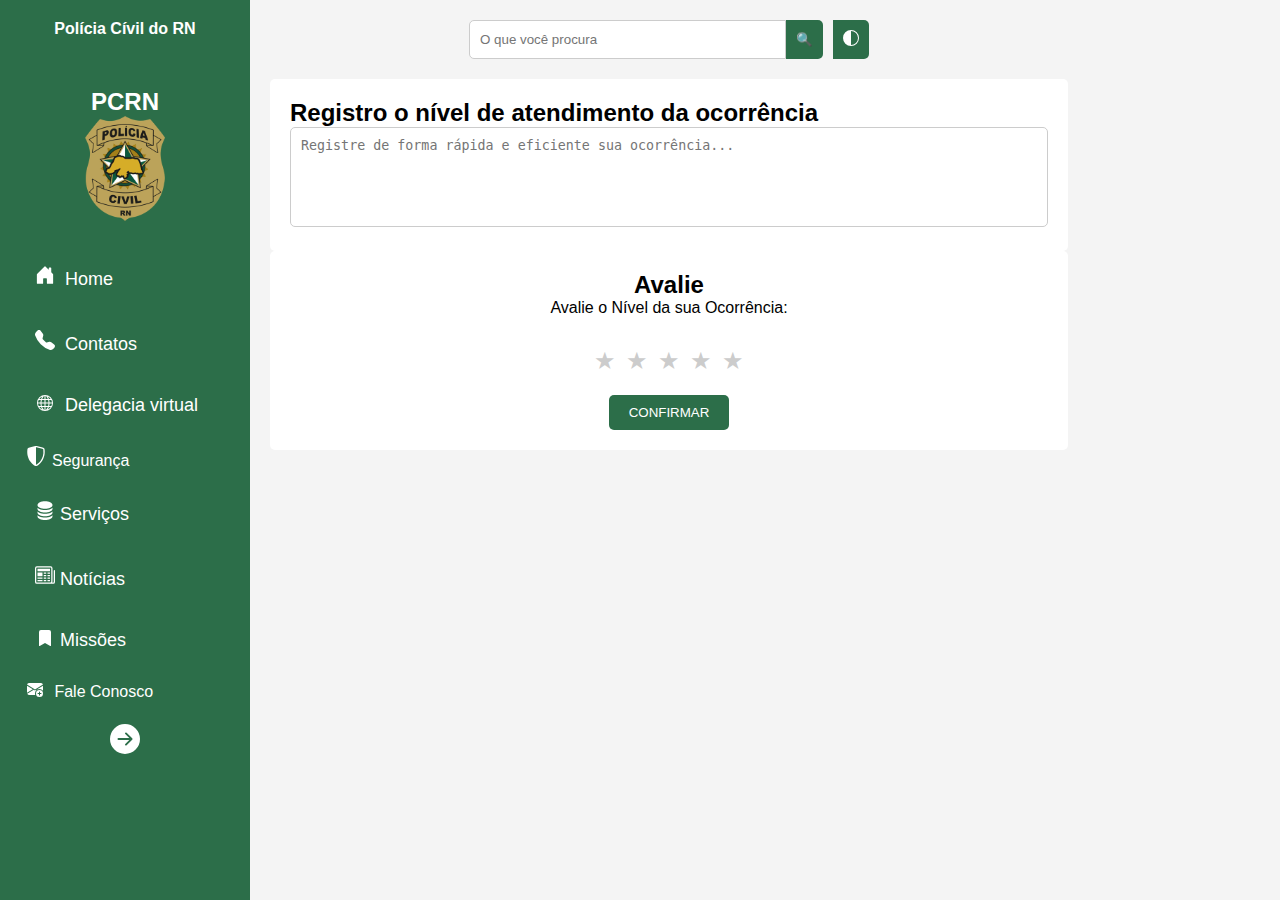
<file: index.html>
<!DOCTYPE html>
<html lang="pt-BR">

<head>
    <meta charset="UTF-8">
    <meta name="viewport" content="width=device-width, initial-scale=1.0">
    <title>Polícia Cívil do Rio Grande do Norte</title>
    <link rel="stylesheet" href="style.css">
    <link rel="stylesheet" href="sidebar.css">

</head>

<body>
    <div class="container">
        <div class="sidebar">
            <div class="logo">
                <h4>Polícia Cívil do RN</h4>
                <h2>PCRN</h2>
                <img src="R.png" alt="PCRN">
            </div>
            <ul>
                <li>
                    <a href="index.html">
                        <svg xmlns="http://www.w3.org/2000/svg" width="30" height="20" fill="currentColor"
                            class="bi bi-house-door-fill" viewBox="0 0 16 16">
                            <path
                                d="M6.5 14.5v-3.505c0-.245.25-.495.5-.495h2c.25 0 .5.25.5.5v3.5a.5.5 0 0 0 .5.5h4a.5.5 0 0 0 .5-.5v-7a.5.5 0 0 0-.146-.354L13 5.793V2.5a.5.5 0 0 0-.5-.5h-1a.5.5 0 0 0-.5.5v1.293L8.354 1.146a.5.5 0 0 0-.708 0l-6 6A.5.5 0 0 0 1.5 7.5v7a.5.5 0 0 0 .5.5h4a.5.5 0 0 0 .5-.5" />
                        </svg>
                        Home
                    </a>
                </li>
                <li>
                    <a href="contato.html">
                        <svg xmlns="http://www.w3.org/2000/svg" width="30" height="20" fill="currentColor"
                            class="bi bi-telephone-fill" viewBox="0 0 16 16">
                            <path fill-rule="evenodd"
                                d="M1.885.511a1.745 1.745 0 0 1 2.61.163L6.29 2.98c.329.423.445.974.315 1.494l-.547 2.19a.68.68 0 0 0 .178.643l2.457 2.457a.68.68 0 0 0 .644.178l2.189-.547a1.75 1.75 0 0 1 1.494.315l2.306 1.794c.829.645.905 1.87.163 2.611l-1.034 1.034c-.74.74-1.846 1.065-2.877.702a18.6 18.6 0 0 1-7.01-4.42 18.6 18.6 0 0 1-4.42-7.009c-.362-1.03-.037-2.137.703-2.877z" />
                        </svg>
                        Contatos
                    </a>
                </li>
                <li>
                    <a href="https://delegaciavirtual.sinesp.gov.br/portal/">
                        <svg xmlns="http://www.w3.org/2000/svg" width="30" height="16" fill="currentColor"
                            class="bi bi-globe" viewBox="0 0 16 16">
                            <path
                                d="M0 8a8 8 0 1 1 16 0A8 8 0 0 1 0 8m7.5-6.923c-.67.204-1.335.82-1.887 1.855A8 8 0 0 0 5.145 4H7.5zM4.09 4a9.3 9.3 0 0 1 .64-1.539 7 7 0 0 1 .597-.933A7.03 7.03 0 0 0 2.255 4zm-.582 3.5c.03-.877.138-1.718.312-2.5H1.674a7 7 0 0 0-.656 2.5zM4.847 5a12.5 12.5 0 0 0-.338 2.5H7.5V5zM8.5 5v2.5h2.99a12.5 12.5 0 0 0-.337-2.5zM4.51 8.5a12.5 12.5 0 0 0 .337 2.5H7.5V8.5zm3.99 0V11h2.653c.187-.765.306-1.608.338-2.5zM5.145 12q.208.58.468 1.068c.552 1.035 1.218 1.65 1.887 1.855V12zm.182 2.472a7 7 0 0 1-.597-.933A9.3 9.3 0 0 1 4.09 12H2.255a7 7 0 0 0 3.072 2.472M3.82 11a13.7 13.7 0 0 1-.312-2.5h-2.49c.062.89.291 1.733.656 2.5zm6.853 3.472A7 7 0 0 0 13.745 12H11.91a9.3 9.3 0 0 1-.64 1.539 7 7 0 0 1-.597.933M8.5 12v2.923c.67-.204 1.335-.82 1.887-1.855q.26-.487.468-1.068zm3.68-1h2.146c.365-.767.594-1.61.656-2.5h-2.49a13.7 13.7 0 0 1-.312 2.5m2.802-3.5a7 7 0 0 0-.656-2.5H12.18c.174.782.282 1.623.312 2.5zM11.27 2.461c.247.464.462.98.64 1.539h1.835a7 7 0 0 0-3.072-2.472c.218.284.418.598.597.933M10.855 4a8 8 0 0 0-.468-1.068C9.835 1.897 9.17 1.282 8.5 1.077V4z" />
                        </svg>
                        Delegacia virtual
                    </a>
                </li>
                <li><svg xmlns="http://www.w3.org/2000/svg" width="32" height="20" fill="currentColor"
                        class="bi bi-shield-shaded" viewBox="0 0 16 16">
                        <path fill-rule="evenodd"
                            d="M8 14.933a1 1 0 0 0 .1-.025q.114-.034.294-.118c.24-.113.547-.29.893-.533a10.7 10.7 0 0 0 2.287-2.233c1.527-1.997 2.807-5.031 2.253-9.188a.48.48 0 0 0-.328-.39c-.651-.213-1.75-.56-2.837-.855C9.552 1.29 8.531 1.067 8 1.067zM5.072.56C6.157.265 7.31 0 8 0s1.843.265 2.928.56c1.11.3 2.229.655 2.887.87a1.54 1.54 0 0 1 1.044 1.262c.596 4.477-.787 7.795-2.465 9.99a11.8 11.8 0 0 1-2.517 2.453 7 7 0 0 1-1.048.625c-.28.132-.581.24-.829.24s-.548-.108-.829-.24a7 7 0 0 1-1.048-.625 11.8 11.8 0 0 1-2.517-2.453C1.928 10.487.545 7.169 1.141 2.692A1.54 1.54 0 0 1 2.185 1.43 63 63 0 0 1 5.072.56" />
                    </svg>Segurança</li>
                <li>
                    <a href="servico.html">
                        <svg xmlns="http://www.w3.org/2000/svg" width="30" height="20" fill="currentColor"
                            class="bi bi-database-fill" viewBox="0 0 16 16">
                            <path
                                d="M3.904 1.777C4.978 1.289 6.427 1 8 1s3.022.289 4.096.777C13.125 2.245 14 2.993 14 4s-.875 1.755-1.904 2.223C11.022 6.711 9.573 7 8 7s-3.022-.289-4.096-.777C2.875 5.755 2 5.007 2 4s.875-1.755 1.904-2.223" />
                            <path
                                d="M2 6.161V7c0 1.007.875 1.755 1.904 2.223C4.978 9.71 6.427 10 8 10s3.022-.289 4.096-.777C13.125 8.755 14 8.007 14 7v-.839c-.457.432-1.004.751-1.49.972C11.278 7.693 9.682 8 8 8s-3.278-.307-4.51-.867c-.486-.22-1.033-.54-1.49-.972" />
                            <path
                                d="M2 9.161V10c0 1.007.875 1.755 1.904 2.223C4.978 12.711 6.427 13 8 13s3.022-.289 4.096-.777C13.125 11.755 14 11.007 14 10v-.839c-.457.432-1.004.751-1.49.972-1.232.56-2.828.867-4.51.867s-3.278-.307-4.51-.867c-.486-.22-1.033-.54-1.49-.972" />
                            <path
                                d="M2 12.161V13c0 1.007.875 1.755 1.904 2.223C4.978 15.711 6.427 16 8 16s3.022-.289 4.096-.777C13.125 14.755 14 14.007 14 13v-.839c-.457.432-1.004.751-1.49.972-1.232.56-2.828.867-4.51.867s-3.278-.307-4.51-.867c-.486-.22-1.033-.54-1.49-.972" />
                        </svg>Serviços
                </li>
                </a>
                <li>
                    <a href="noticias.html">
                        <svg xmlns="http://www.w3.org/2000/svg" width="30" height="20" fill="currentColor"
                            class="bi bi-newspaper" viewBox="0 0 16 16">
                            <path
                                d="M0 2.5A1.5 1.5 0 0 1 1.5 1h11A1.5 1.5 0 0 1 14 2.5v10.528c0 .3-.05.654-.238.972h.738a.5.5 0 0 0 .5-.5v-9a.5.5 0 0 1 1 0v9a1.5 1.5 0 0 1-1.5 1.5H1.497A1.497 1.497 0 0 1 0 13.5zM12 14c.37 0 .654-.211.853-.441.092-.106.147-.279.147-.531V2.5a.5.5 0 0 0-.5-.5h-11a.5.5 0 0 0-.5.5v11c0 .278.223.5.497.5z" />
                            <path
                                d="M2 3h10v2H2zm0 3h4v3H2zm0 4h4v1H2zm0 2h4v1H2zm5-6h2v1H7zm3 0h2v1h-2zM7 8h2v1H7zm3 0h2v1h-2zm-3 2h2v1H7zm3 0h2v1h-2zm-3 2h2v1H7zm3 0h2v1h-2z" />
                        </svg>Notícias
                </li>
                </a>
                <li> 
                    <a href="missao.html">
                    <svg xmlns="http://www.w3.org/2000/svg" width="30" height="16" fill="currentColor"
                        class="bi bi-bookmark-fill" viewBox="0 0 16 16">
                        <path
                            d="M2 2v13.5a.5.5 0 0 0 .74.439L8 13.069l5.26 2.87A.5.5 0 0 0 14 15.5V2a2 2 0 0 0-2-2H4a2 2 0 0 0-2 2" />
                    </svg>Missões
                </li>
                </a>
                <li> <svg xmlns="http://www.w3.org/2000/svg" width="30" height="16" fill="currentColor"
                        class="bi bi-envelope-plus-fill" viewBox="0 0 16 16">
                        <path
                            d="M.05 3.555A2 2 0 0 1 2 2h12a2 2 0 0 1 1.95 1.555L8 8.414zM0 4.697v7.104l5.803-3.558zM6.761 8.83l-6.57 4.026A2 2 0 0 0 2 14h6.256A4.5 4.5 0 0 1 8 12.5a4.49 4.49 0 0 1 1.606-3.446l-.367-.225L8 9.586zM16 4.697v4.974A4.5 4.5 0 0 0 12.5 8a4.5 4.5 0 0 0-1.965.45l-.338-.207z" />
                        <path
                            d="M16 12.5a3.5 3.5 0 1 1-7 0 3.5 3.5 0 0 1 7 0m-3.5-2a.5.5 0 0 0-.5.5v1h-1a.5.5 0 0 0 0 1h1v1a.5.5 0 0 0 1 0v-1h1a.5.5 0 0 0 0-1h-1v-1a.5.5 0 0 0-.5-.5" />
                    </svg>
                    Fale Conosco</li>
            </ul>
            <div class="toggle-btn-container">
                <button class="toggle-btn"><svg xmlns="http://www.w3.org/2000/svg" width="30" height=16"
                        fill="currentColor" class="bi bi-arrow-right-circle-fill" viewBox="0 0 16 16">
                        <path
                            d="M8 0a8 8 0 1 1 0 16A8 8 0 0 1 8 0M4.5 7.5a.5.5 0 0 0 0 1h5.793l-2.147 2.146a.5.5 0 0 0 .708.708l3-3a.5.5 0 0 0 0-.708l-3-3a.5.5 0 1 0-.708.708L10.293 7.5z" />
                    </svg></button> <!-- Botão centralizado na parte inferior -->
            </div>
        </div>

        <div class="main-content">
            <div class="search-bar">
                <input type="text" placeholder="O que você procura">
                <button>🔍</button>
                <button id="toggle-contrast" aria-label="Alternar contraste para acessibilidade">
                    <svg xmlns="http://www.w3.org/2000/svg" width="16" height="16" fill="currentColor"
                        class="bi bi-circle-half" viewBox="0 0 16 16">
                        <path d="M8 15A7 7 0 1 0 8 1zm0 1A8 8 0 1 1 8 0a8 8 0 0 1 0 16" />
                    </svg>
                </button>

            </div>

            <div class="form-section">
                <h2>Registro o nível de atendimento da ocorrência</h2>
                <textarea placeholder="Registre de forma rápida e eficiente sua ocorrência..."></textarea>
            </div>

            <div class="rating-section">
                <h2>Avalie</h2>
                <p>Avalie o Nível da sua Ocorrência:</p>
                <div class="stars">
                    <span>★</span>
                    <span>★</span>
                    <span>★</span>
                    <span>★</span>
                    <span>★</span>
                </div>
                <button class="confirm-button">CONFIRMAR</button>
            </div>
        </div>
    </div>
</body>
<script src="javascript.js"></script>

</html>
</file>
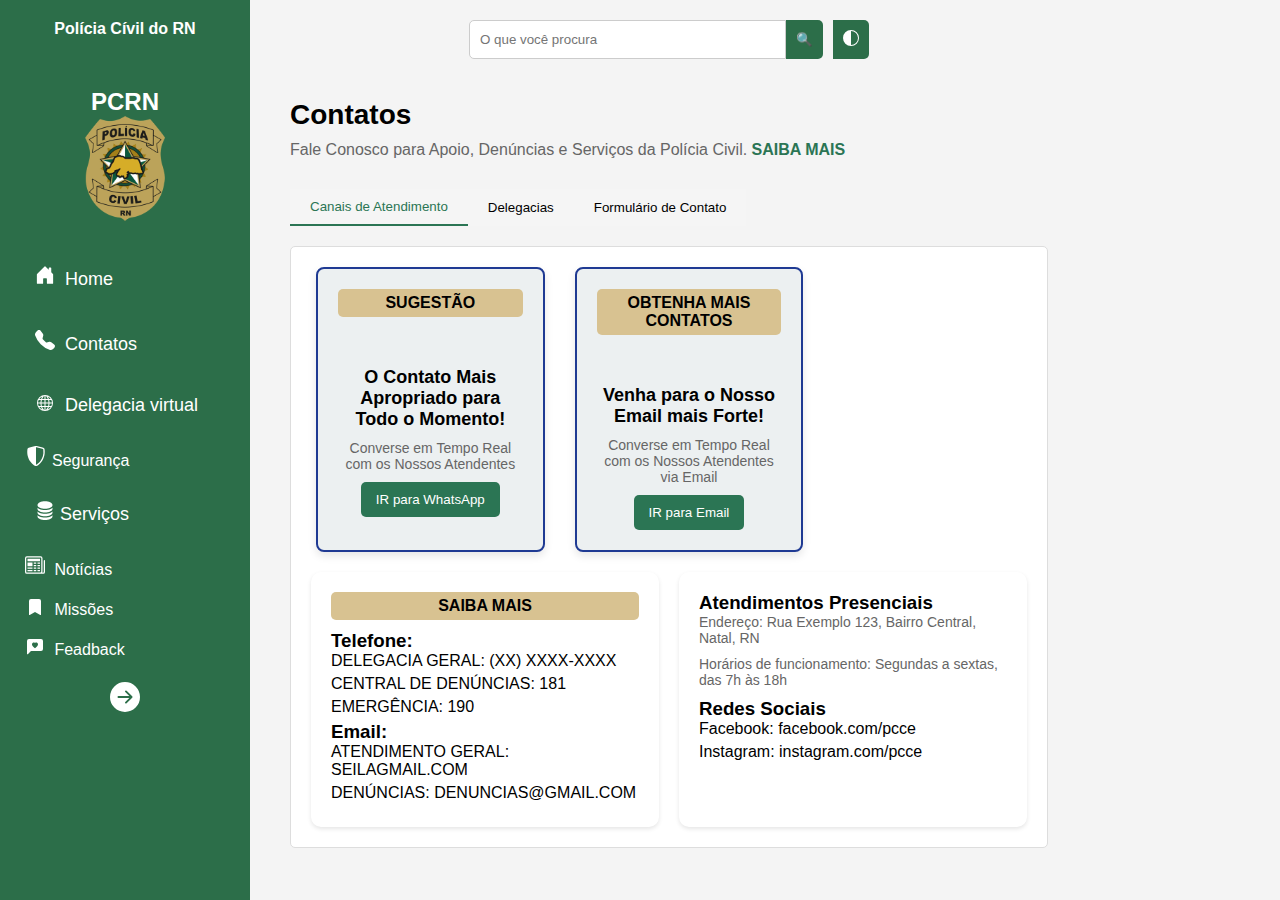
<file: contato.html>
<!DOCTYPE html>
<html lang="pt-BR">

<head>
    <meta charset="UTF-8">
    <meta name="viewport" content="width=device-width, initial-scale=1.0">
    <title>Contatos PCRN</title>
    <link rel="stylesheet" href="style.css">
    <link rel="stylesheet" href="contato.css">
    <link rel="stylesheet" href="sidebar.css">


</head>

<body>
    <div class="container">
        <div class="sidebar">
            <div class="logo">
                <h4>Polícia Cívil do RN</h4>
                <h2>PCRN</h2>
                <img src="R.png" alt="PCRN">
            </div>
            <ul>
                <li>
                    <a href="index.html">
                        <svg xmlns="http://www.w3.org/2000/svg" width="30" height="20" fill="currentColor"
                            class="bi bi-house-door-fill" viewBox="0 0 16 16">
                            <path
                                d="M6.5 14.5v-3.505c0-.245.25-.495.5-.495h2c.25 0 .5.25.5.5v3.5a.5.5 0 0 0 .5.5h4a.5.5 0 0 0 .5-.5v-7a.5.5 0 0 0-.146-.354L13 5.793V2.5a.5.5 0 0 0-.5-.5h-1a.5.5 0 0 0-.5.5v1.293L8.354 1.146a.5.5 0 0 0-.708 0l-6 6A.5.5 0 0 0 1.5 7.5v7a.5.5 0 0 0 .5.5h4a.5.5 0 0 0 .5-.5" />
                        </svg>
                        Home
                    </a>
                </li>
                <li>
                    <a href="contato.html">
                        <svg xmlns="http://www.w3.org/2000/svg" width="30" height="20" fill="currentColor"
                            class="bi bi-telephone-fill" viewBox="0 0 16 16">
                            <path fill-rule="evenodd"
                                d="M1.885.511a1.745 1.745 0 0 1 2.61.163L6.29 2.98c.329.423.445.974.315 1.494l-.547 2.19a.68.68 0 0 0 .178.643l2.457 2.457a.68.68 0 0 0 .644.178l2.189-.547a1.75 1.75 0 0 1 1.494.315l2.306 1.794c.829.645.905 1.87.163 2.611l-1.034 1.034c-.74.74-1.846 1.065-2.877.702a18.6 18.6 0 0 1-7.01-4.42 18.6 18.6 0 0 1-4.42-7.009c-.362-1.03-.037-2.137.703-2.877z" />
                        </svg>
                        Contatos
                    </a>
                </li>

                <li>
                    <a href="https://delegaciavirtual.sinesp.gov.br/portal/">
                        <svg xmlns="http://www.w3.org/2000/svg" width="30" height="16" fill="currentColor"
                            class="bi bi-globe" viewBox="0 0 16 16">
                            <path
                                d="M0 8a8 8 0 1 1 16 0A8 8 0 0 1 0 8m7.5-6.923c-.67.204-1.335.82-1.887 1.855A8 8 0 0 0 5.145 4H7.5zM4.09 4a9.3 9.3 0 0 1 .64-1.539 7 7 0 0 1 .597-.933A7.03 7.03 0 0 0 2.255 4zm-.582 3.5c.03-.877.138-1.718.312-2.5H1.674a7 7 0 0 0-.656 2.5zM4.847 5a12.5 12.5 0 0 0-.338 2.5H7.5V5zM8.5 5v2.5h2.99a12.5 12.5 0 0 0-.337-2.5zM4.51 8.5a12.5 12.5 0 0 0 .337 2.5H7.5V8.5zm3.99 0V11h2.653c.187-.765.306-1.608.338-2.5zM5.145 12q.208.58.468 1.068c.552 1.035 1.218 1.65 1.887 1.855V12zm.182 2.472a7 7 0 0 1-.597-.933A9.3 9.3 0 0 1 4.09 12H2.255a7 7 0 0 0 3.072 2.472M3.82 11a13.7 13.7 0 0 1-.312-2.5h-2.49c.062.89.291 1.733.656 2.5zm6.853 3.472A7 7 0 0 0 13.745 12H11.91a9.3 9.3 0 0 1-.64 1.539 7 7 0 0 1-.597.933M8.5 12v2.923c.67-.204 1.335-.82 1.887-1.855q.26-.487.468-1.068zm3.68-1h2.146c.365-.767.594-1.61.656-2.5h-2.49a13.7 13.7 0 0 1-.312 2.5m2.802-3.5a7 7 0 0 0-.656-2.5H12.18c.174.782.282 1.623.312 2.5zM11.27 2.461c.247.464.462.98.64 1.539h1.835a7 7 0 0 0-3.072-2.472c.218.284.418.598.597.933M10.855 4a8 8 0 0 0-.468-1.068C9.835 1.897 9.17 1.282 8.5 1.077V4z" />
                        </svg>
                        Delegacia virtual
                    </a>
                </li>

                <li><svg xmlns="http://www.w3.org/2000/svg" width="32" height="20" fill="currentColor"
                        class="bi bi-shield-shaded" viewBox="0 0 16 16">
                        <path fill-rule="evenodd"
                            d="M8 14.933a1 1 0 0 0 .1-.025q.114-.034.294-.118c.24-.113.547-.29.893-.533a10.7 10.7 0 0 0 2.287-2.233c1.527-1.997 2.807-5.031 2.253-9.188a.48.48 0 0 0-.328-.39c-.651-.213-1.75-.56-2.837-.855C9.552 1.29 8.531 1.067 8 1.067zM5.072.56C6.157.265 7.31 0 8 0s1.843.265 2.928.56c1.11.3 2.229.655 2.887.87a1.54 1.54 0 0 1 1.044 1.262c.596 4.477-.787 7.795-2.465 9.99a11.8 11.8 0 0 1-2.517 2.453 7 7 0 0 1-1.048.625c-.28.132-.581.24-.829.24s-.548-.108-.829-.24a7 7 0 0 1-1.048-.625 11.8 11.8 0 0 1-2.517-2.453C1.928 10.487.545 7.169 1.141 2.692A1.54 1.54 0 0 1 2.185 1.43 63 63 0 0 1 5.072.56" />
                    </svg>Segurança</li>
                <li>
                    <a href="servico.html">
                        <svg xmlns="http://www.w3.org/2000/svg" width="30" height="20" fill="currentColor"
                            class="bi bi-database-fill" viewBox="0 0 16 16">
                            <path
                                d="M3.904 1.777C4.978 1.289 6.427 1 8 1s3.022.289 4.096.777C13.125 2.245 14 2.993 14 4s-.875 1.755-1.904 2.223C11.022 6.711 9.573 7 8 7s-3.022-.289-4.096-.777C2.875 5.755 2 5.007 2 4s.875-1.755 1.904-2.223" />
                            <path
                                d="M2 6.161V7c0 1.007.875 1.755 1.904 2.223C4.978 9.71 6.427 10 8 10s3.022-.289 4.096-.777C13.125 8.755 14 8.007 14 7v-.839c-.457.432-1.004.751-1.49.972C11.278 7.693 9.682 8 8 8s-3.278-.307-4.51-.867c-.486-.22-1.033-.54-1.49-.972" />
                            <path
                                d="M2 9.161V10c0 1.007.875 1.755 1.904 2.223C4.978 12.711 6.427 13 8 13s3.022-.289 4.096-.777C13.125 11.755 14 11.007 14 10v-.839c-.457.432-1.004.751-1.49.972-1.232.56-2.828.867-4.51.867s-3.278-.307-4.51-.867c-.486-.22-1.033-.54-1.49-.972" />
                            <path
                                d="M2 12.161V13c0 1.007.875 1.755 1.904 2.223C4.978 15.711 6.427 16 8 16s3.022-.289 4.096-.777C13.125 14.755 14 14.007 14 13v-.839c-.457.432-1.004.751-1.49.972-1.232.56-2.828.867-4.51.867s-3.278-.307-4.51-.867c-.486-.22-1.033-.54-1.49-.972" />
                        </svg>Serviços
                </li>
                </a>
                <li>
                <li>
                    <svg xmlns="http://www.w3.org/2000/svg" width="30" height="20" fill="currentColor"
                        class="bi bi-newspaper" viewBox="0 0 16 16">
                        <path
                            d="M0 2.5A1.5 1.5 0 0 1 1.5 1h11A1.5 1.5 0 0 1 14 2.5v10.528c0 .3-.05.654-.238.972h.738a.5.5 0 0 0 .5-.5v-9a.5.5 0 0 1 1 0v9a1.5 1.5 0 0 1-1.5 1.5H1.497A1.497 1.497 0 0 1 0 13.5zM12 14c.37 0 .654-.211.853-.441.092-.106.147-.279.147-.531V2.5a.5.5 0 0 0-.5-.5h-11a.5.5 0 0 0-.5.5v11c0 .278.223.5.497.5z" />
                        <path
                            d="M2 3h10v2H2zm0 3h4v3H2zm0 4h4v1H2zm0 2h4v1H2zm5-6h2v1H7zm3 0h2v1h-2zM7 8h2v1H7zm3 0h2v1h-2zm-3 2h2v1H7zm3 0h2v1h-2zm-3 2h2v1H7zm3 0h2v1h-2z" />
                    </svg>
                    Notícias
                </li>

                <li> <svg xmlns="http://www.w3.org/2000/svg" width="30" height="16" fill="currentColor"
                        class="bi bi-bookmark-fill" viewBox="0 0 16 16">
                        <path
                            d="M2 2v13.5a.5.5 0 0 0 .74.439L8 13.069l5.26 2.87A.5.5 0 0 0 14 15.5V2a2 2 0 0 0-2-2H4a2 2 0 0 0-2 2" />
                    </svg>
                    Missões</li>
                <li>
                    <svg xmlns="http://www.w3.org/2000/svg" width="30" height="16" fill="currentColor"
                        class="bi bi-chat-left-heart-fill" viewBox="0 0 16 16">
                        <path
                            d="M2 0a2 2 0 0 0-2 2v12.793a.5.5 0 0 0 .854.353l2.853-2.853A1 1 0 0 1 4.414 12H14a2 2 0 0 0 2-2V2a2 2 0 0 0-2-2zm6 3.993c1.664-1.711 5.825 1.283 0 5.132-5.825-3.85-1.664-6.843 0-5.132" />
                    </svg>
                    Feadback
                </li>
                <div class="toggle-btn-container">
                    <button class="toggle-btn"><svg xmlns="http://www.w3.org/2000/svg" width="30" height=16"
                            fill="currentColor" class="bi bi-arrow-right-circle-fill" viewBox="0 0 16 16">
                            <path
                                d="M8 0a8 8 0 1 1 0 16A8 8 0 0 1 8 0M4.5 7.5a.5.5 0 0 0 0 1h5.793l-2.147 2.146a.5.5 0 0 0 .708.708l3-3a.5.5 0 0 0 0-.708l-3-3a.5.5 0 1 0-.708.708L10.293 7.5z" />
                        </svg></button> <!-- Botão centralizado na parte inferior -->
                </div>
        </div>

        <div class="main-content">
            <div class="search-bar">
                <input type="text" placeholder="O que você procura">
                <button>🔍</button>
                <button id="toggle-contrast" aria-label="Alternar contraste para acessibilidade">
                    <svg xmlns="http://www.w3.org/2000/svg" width="16" height="16" fill="currentColor"
                        class="bi bi-circle-half" viewBox="0 0 16 16">
                        <path d="M8 15A7 7 0 1 0 8 1zm0 1A8 8 0 1 1 8 0a8 8 0 0 1 0 16" />
                    </svg>
                </button>
            </div>

            <main class="content">
                <h1>Contatos</h1>
                <p>Fale Conosco para Apoio, Denúncias e Serviços da Polícia Civil. <span class="highlight">SAIBA
                        MAIS</span></p>

                <div class="tabs">
                    <button class="tab" onclick="showTab(event, 'canaisAtendimento')" id="defaultTab">Canais de
                        Atendimento</button>
                    <button class="tab" onclick="showTab(event, 'delegacias')">Delegacias</button>
                    <button class="tab" onclick="showTab(event, 'formularioContato')">Formulário de Contato</button>
                </div>

                <!-- Conteúdo de Canais de Atendimento -->
                <div id="canaisAtendimento" class="tab-content">
                    <div class="cards">
                        <div class="card">
                            <div class="card-header">SUGESTÃO</div>
                            <div class="card-body">
                                <h2>O Contato Mais Apropriado para Todo o Momento!</h2>
                                <p>Converse em Tempo Real com os Nossos Atendentes</p>
                                <button class="btn">IR para WhatsApp</button>
                            </div>
                        </div>

                        <div class="card">
                            <div class="card-header">OBTENHA MAIS CONTATOS</div>
                            <div class="card-body">
                                <h2>Venha para o Nosso Email mais Forte!</h2>
                                <p>Converse em Tempo Real com os Nossos Atendentes via Email</p>
                                <button class="btn">IR para Email</button>
                            </div>
                        </div>
                    </div>

                    <div class="info-cards">
                        <div class="info-card">
                            <div class="card-header">SAIBA MAIS</div>
                            <div class="card-body">
                                <h3>Telefone:</h3>
                                <ul>
                                    <li>DELEGACIA GERAL: (XX) XXXX-XXXX</li>
                                    <li>CENTRAL DE DENÚNCIAS: 181</li>
                                    <li>EMERGÊNCIA: 190</li>
                                </ul>
                                <h3>Email:</h3>
                                <ul>
                                    <li>ATENDIMENTO GERAL: SEILAGMAIL.COM</li>
                                    <li>DENÚNCIAS: DENUNCIAS@GMAIL.COM</li>
                                </ul>
                            </div>
                        </div>

                        <div class="info-card">
                            <div class="card-body">
                                <h3>Atendimentos Presenciais</h3>
                                <p>Endereço: Rua Exemplo 123, Bairro Central, Natal, RN</p>
                                <p>Horários de funcionamento: Segundas a sextas, das 7h às 18h</p>
                                <h3>Redes Sociais</h3>
                                <ul>
                                    <li>Facebook: facebook.com/pcce</li>
                                    <li>Instagram: instagram.com/pcce</li>
                                </ul>
                            </div>
                        </div>
                    </div>
                </div>
                <div id="delegacias" class="tab-content" style="display:none;">
                    <!-- Carrossel de delegacias -->
                    <h2>Delegacias - Grande Natal</h2>
                    <div class="carousel-container delegacias-carousel">
                        <button class="carousel-btn prev-btn delegacias-prev-btn">◀</button>
                        <div class="carousel delegacias-carousel-inner">
                            <div class="card">
                                <h3>1ª Delegacia de Plantão (Zona Sul) - Central de Flagrantes</h3>
                                <p>Endereço: Av. Interventor Mário Câmara, 3532 - Cidade da Esperança, Natal - RN,
                                    59060-400</p>
                                <p>Telefones: (84) 9.8135-6432</p>
                            </div>
                            <div class="card">
                                <h3>2ª Delegacia de Plantão (Zona Norte)</h3>
                                <p>Endereço: Av. Dr. João Medeiros Filho, 2141, Conjunto Potengi, Natal/RN – Cep:
                                    59.110-200</p>
                                <p>Telefones: (84) 3232-1547 / (84) 3232-6291</p>
                            </div>
                            <div class="card">
                                <h3>3ª Delegacia de Plantão (Parnamirim)</h3>
                                <p>Endereço: Lot. Projetado, Parnamirim - RN, 59147-060</p>
                                <p>Telefones: (84) 3232-6306 / (84) 3232-3605</p>
                            </div>
                            <div class="card">
                                <h3>1ª Delegacia de Polícia</h3>
                                <p>Endereço: Av. Rio Branco, 728, Cidade Alta, Natal/RN</p>
                                <p>Telefones: (84) 3232-2524 / (84) 3232-2528</p>
                            </div>
                            <div class="card">
                                <h3>2ª Delegacia de Polícia</h3>
                                <p>Endereço: Travessa Jordanês, s/nº, Brasília Teimosa, Natal/RN, Cep: 59010-470</p>
                                <p>Telefones: (84) 3232-1555 / (84) 3232-6272</p>
                            </div>
                            <div class="card">
                                <h3>3ª Delegacia de Polícia</h3>
                                <p>Endereço: Av. Cel. Estevam, 1413, Alecrim, Natal/RN, Cep: 59030-000</p>
                                <p>Telefones: (84) 3232-1567 / (84) 3232-1563</p>
                            </div>
                            <div class="card">
                                <h3>4ª Delegacia de Polícia</h3>
                                <p>Endereço: Rua João XXIII, 1830, Mãe Luiza, Natal/RN, Cep: 59014-250</p>
                                <p>Telefones: (84) 3232-1550 / (84) 3232-1558</p>
                            </div>
                            <div class="card">
                                <h3>5ª Delegacia de Polícia</h3>
                                <p>Endereço: Rua São José do Campestre, 2593, Lagoa Nova, Natal/RN, Cep: 59063-090</p>
                                <p>Telefones: (84) 3232-8359 / (84) 3232-4517</p>
                            </div>
                            <div class="card">
                                <h3>6ª Delegacia de Polícia</h3>
                                <p>Endereço: Rua Campo Maior, 21-B, Conjunto Panatis II, Natal/RN, Cep: 59108-210</p>
                                <p>Telefones: (84) 3232-7836 / (84) 3232-6295</p>
                            </div>
                            <div class="card">
                                <h3>7ª Delegacia de Polícia</h3>
                                <p>Endereço: Rua dos Paiatis, 1844 - Quintas, Natal/RN, Cep: 59035-150</p>
                                <p>Telefones: (84) 3232-1561 / (84) 3232-6263</p>
                            </div>
                            <div class="card">
                                <h3>8ª Delegacia de Polícia</h3>
                                <p>Endereço: Av. Paraíba, 385, Cidade da Esperança, Natal/RN, Cep: 59072-200</p>
                                <p>Telefones: (84) 3232-1677 / (84) 3232-6281</p>
                            </div>
                            <div class="card">
                                <h3>9ª Delegacia de Polícia</h3>
                                <p>Endereço: Rua Campo Maior, 21-B, Conjunto Panatis, Natal/RN, Cep: 59108-100</p>
                                <p>Telefones: (84) 3232-1546 / (84) 3232-6290</p>
                            </div>
                            <div class="card">
                                <h3>10ª Delegacia de Polícia</h3>
                                <p>Endereço: Av. Engenheiro Roberto Freire, 1962, Shopping Seaway, Loja 25, Capim Macio,
                                    Natal/RN, Cep: 59082-095</p>
                                <p>Telefones: (84) 3232-6300 / (84) 3232-2280</p>
                            </div>
                            <div class="card">
                                <h3>11ª Delegacia de Polícia</h3>
                                <p>Endereço: Av. Monte Rei, shopping Mar Del Plata, Planalto, Natal/RN, Cep: 59073-150
                                </p>
                                <p>Telefones: (84) 3232-2283 / (84) 3232-6303</p>
                            </div>
                            <div class="card">
                                <h3>12ª Delegacia de Polícia</h3>
                                <p>Endereço: Av. Itapetinga, 01, Conjunto Santarém, Natal/RN, Cep: 59124-400</p>
                                <p>Telefones: (84) 3232-1544 / (84) 3232-6293</p>
                            </div>
                            <div class="card">
                                <h3>13ª Delegacia de Polícia</h3>
                                <p>Endereço: Av. Dr. Juliano Moreira, s/nº, Conjunto Pajuçara II, Natal/RN, Cep:
                                    59131-430</p>
                                <p>Telefones: (84) 3232-1545 / (84) 3232-6294</p>
                            </div>
                            <div class="card">
                                <h3>14ª Delegacia de Polícia</h3>
                                <p>Endereço: Rua Tamarineira, 8500, Felipe Camarão, Natal/RN, Cep: 59072-200</p>
                                <p>Telefones: (84) 3232-7210 / (84) 3232-6287</p>
                            </div>
                            <div class="card">
                                <h3>15ª Delegacia de Polícia</h3>
                                <p>Endereço: Rua Palestina, 99, Andar Térreo (Ponta Negra Center), Ponta Negra,
                                    Natal/RN, Cep: 59092-460</p>
                                <p>Telefones: (84) 3232-7249 / (84) 3232-7403</p>
                            </div>
                        </div>
                        <button class="carousel-btn next-btn delegacias-next-btn">▶</button>
                    </div>

                    <!-- Carrossel de delegacias especializadas -->
                    <h2>Delegacias Especializadas</h2>
                    <div class="carousel-container especializadas-carousel">
                        <button class="carousel-btn prev-btn especializadas-prev-btn-1">◀</button>
                        <div class="carousel especializadas-carousel-inner">
                            <div class="card">
                                <h3>Departamento de Proteção a Grupos em Situação de Vulnerabilidade (DPGV)</h3>
                                <p>Endereço: Rua Demócrito de Souza Paiva, 1580, Lagoa Nova, Natal, CEP 59062-440</p>
                            </div>
                            <div class="card">
                                <h3>Delegacia Especializada de Combate a Crimes de Racismo, Intolerância e Discriminação
                                    (DECRID - NATAL)</h3>
                                <p>Endereço: Rua Demócrito de Souza Paiva, 1580, Lagoa Nova, Natal, CEP 59062-440</p>
                            </div>
                            <div class="card">
                                <h3>DEAM (Zonas Leste, Oeste e Sul) - Delegacia Especializada em Atendimento à Mulher
                                </h3>
                                <p>Endereço: Av. Capitão-Mor Gouveia, 1339; 59060-400 - Nossa Sra. de Nazaré, Natal - RN
                                </p>
                                <p>Telefone: (84) 98135-5218</p>
                            </div>
                            <div class="card">
                                <h3>DEAM (Zona Norte) - Delegacia Especializada em Atendimento à Mulher</h3>
                                <p>Endereço: Av. Guadalupe (Fórum Varella Barca), 2145 - Potengi, Natal/RN</p>
                                <p>Telefone: 98135-6792</p>
                            </div>
                            <div class="card">
                                <h3>DEPID (Natal) - Delegacia Especializada de Proteção ao Idoso e à Pessoa com
                                    Deficiência de Natal</h3>
                                <p>Endereço: Rua Demócrito de Souza Paiva, 1580, Lagoa Nova, Natal, CEP 59062-440</p>
                            </div>
                            <div class="card">
                                <h3>DPCA (Natal) - Delegacia Especializada na Proteção da Criança e do Adolescente</h3>
                                <p>Endereço: Rua Demócrito de Souza Paiva, 1580, Lagoa Nova, Natal, CEP 59062-440</p>
                            </div>
                            <div class="card">
                                <h3>DEAM (Parnamirim) - Delegacia Especializada em Atendimento à Mulher</h3>
                                <p>Endereço: Avenida Dr. Atila Paiva, n. 69, Cohabinal, Parnamirim, CEP 59140-700</p>
                                <p>Telefones: (84) 3644-6407 / WhatsApp (84) 98123-4114</p>
                            </div>
                            <div class="card">
                                <h3>DEAM (Macaíba) - Delegacia Especializada em Atendimento à Mulher</h3>
                                <p>Endereço: Rua Pau Brasil, 33. Instalada na Central do Cidadão.</p>
                            </div>
                            <div class="card">
                                <h3>DEAM (São Gonçalo do Amarante) - Delegacia Especializada em Atendimento à Mulher
                                </h3>
                                <p>Endereço: Rua Francisco Duarte de Carvalho, Jardins, no Natal Moda Shopping.</p>
                            </div>
                            <div class="card">
                                <h3>DEAM (Ceará-Mirim) - Delegacia Especializada em Atendimento à Mulher</h3>
                                <p>Endereço: Rua Itajagre, 82. Instalada na Central de Cidadão de Ceará-Mirim.</p>
                            </div>
                            <div class="card">
                                <h3>DEPID (Parnamirim) - Delegacia Especializada de Proteção ao Idoso e à Pessoa com
                                    Deficiência de Natal</h3>
                                <p>Endereço: Avenida Edgar Dantas, n. 710, Santos Reis, Parnamirim, CEP 59141-150</p>
                            </div>
                            <div class="card">
                                <h3>DPCA (Parnamirim) - Delegacia Especializada na Proteção da Criança e do Adolescente
                                </h3>
                                <p>Endereço: Avenida Edgar Dantas, n. 710, Santos Reis, Parnamirim, CEP: 59141-150</p>
                            </div>
                        </div>
                        <button class="carousel-btn next-btn delegacias-next-btn-1">▶</button>
                    </div>
                    <!-- Carrossel de delegacias especializadas 2 -->
                    <h2>Delegacias Especializadas 2</h2>
                    <div class="carousel-container especializadas-carousel-2">
                        <button class="carousel-btn prev-btn especializadas-prev-btn-2">◀</button>
                        <div class="carousel especializadas-carousel-inner-2">
                            <div class="card">
                                <h3>Departamento de Proteção ao Idoso (DPI)</h3>
                                <p>Endereço: Rua Exemplo 1, Bairro Exemplo, Cidade, CEP 00000-000</p>
                            </div>
                            <div class="card">
                                <h3>Delegacia de Atendimento à Mulher (DEAM)</h3>
                                <p>Endereço: Rua Exemplo 2, Bairro Exemplo, Cidade, CEP 00000-000</p>
                            </div>
                            <div class="card">
                                <h3>Delegacia de Atendimento à Mulher (DEAM)</h3>
                                <p>Endereço: Rua Exemplo 2, Bairro Exemplo, Cidade, CEP 00000-000</p>
                            </div>
                            <div class="card">
                                <h3>Delegacia de Atendimento à Mulher (DEAM)</h3>
                                <p>Endereço: Rua Exemplo 2, Bairro Exemplo, Cidade, CEP 00000-000</p>
                            </div>
                            <div class="card">
                                <h3>Delegacia de Atendimento à Mulher (DEAM)</h3>
                                <p>Endereço: Rua Exemplo 2, Bairro Exemplo, Cidade, CEP 00000-000</p>
                            </div>
                            <div class="card">
                                <h3>Delegacia de Atendimento à Mulher (DEAM)</h3>
                                <p>Endereço: Rua Exemplo 2, Bairro Exemplo, Cidade, CEP 00000-000</p>
                            </div>
                            
                            <!-- (continue com os outros cards) -->
                        </div>
                        <button class="carousel-btn next-btn delegacias-next-btn-2">▶</button>
                    </div>




                    <!-- Conteúdo do Formulário de Contato -->
                    <div id="formularioContato" class="tab-content">
                        <h1>Formulário de Contato</h1>
                        <form>
                            <label for="name">Nome:</label>
                            <input type="text" id="name" required>
                            <label for="message">Mensagem:</label>
                            <textarea id="message" required></textarea>
                            <button type="submit" class="btn">Enviar</button>
                        </form>
                    </div>
            </main>
        </div>


    </div>
    </div>
    </div>
</body>
<script src="javascript.js"></script>

</html>
</file>
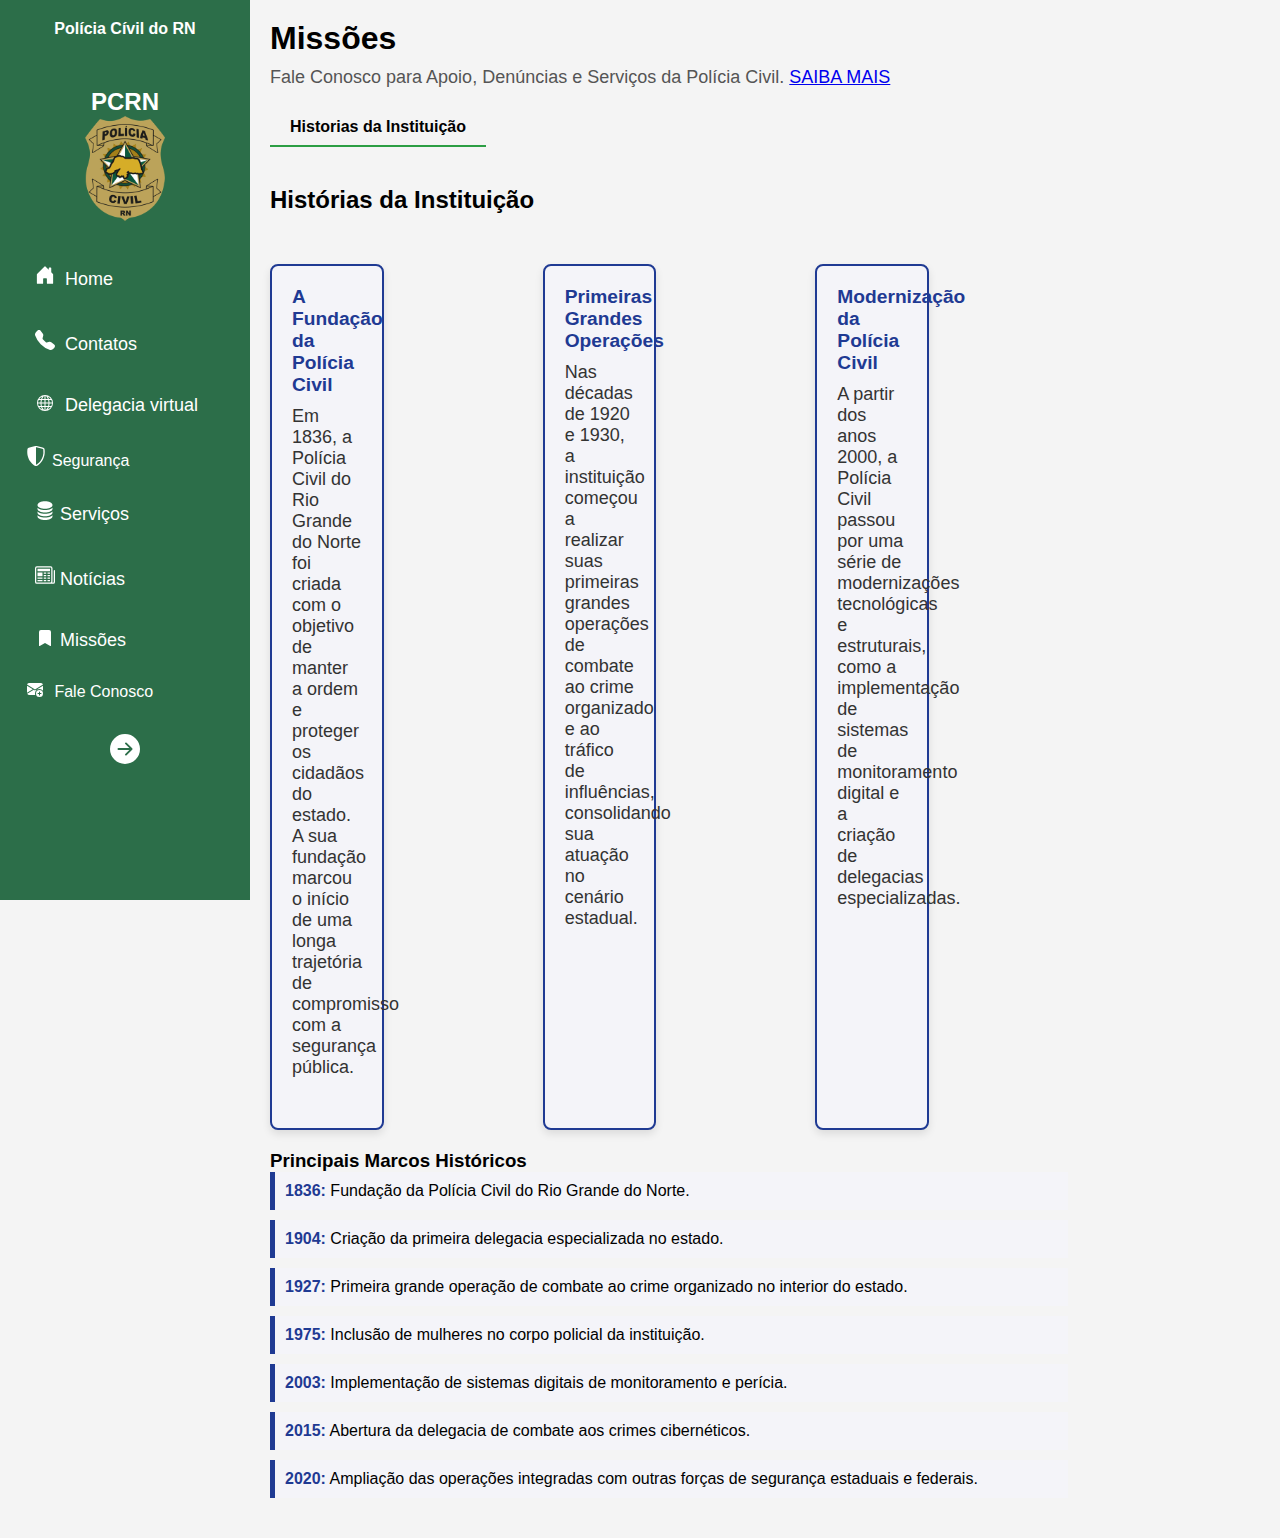
<file: missao.html>
<!DOCTYPE html>
<html lang="pt-BR">

<head>
    <meta charset="UTF-8">
    <meta name="viewport" content="width=device-width, initial-scale=1.0">
    <title>Missões PCRN</title>
    <link rel="stylesheet" href="servico.css">
    <link rel="stylesheet" href="sidebar.css">
    <link rel="stylesheet" href="style.css">
</head>

<body>
    <div class="container">
        <div class="sidebar">
            <div class="logo">
                <h4>Polícia Cívil do RN</h4>
                <h2>PCRN</h2>
                <img src="R.png" alt="PCRN">
            </div>
            <ul>
                <li>
                    <a href="index.html">
                        <svg xmlns="http://www.w3.org/2000/svg" width="30" height="20" fill="currentColor"
                            class="bi bi-house-door-fill" viewBox="0 0 16 16">
                            <path
                                d="M6.5 14.5v-3.505c0-.245.25-.495.5-.495h2c.25 0 .5.25.5.5v3.5a.5.5 0 0 0 .5.5h4a.5.5 0 0 0 .5-.5v-7a.5.5 0 0 0-.146-.354L13 5.793V2.5a.5.5 0 0 0-.5-.5h-1a.5.5 0 0 0-.5.5v1.293L8.354 1.146a.5.5 0 0 0-.708 0l-6 6A.5.5 0 0 0 1.5 7.5v7a.5.5 0 0 0 .5.5h4a.5.5 0 0 0 .5-.5" />
                        </svg>
                        Home
                    </a>
                </li>
                <li>
                    <a href="contato.html">
                        <svg xmlns="http://www.w3.org/2000/svg" width="30" height="20" fill="currentColor"
                            class="bi bi-telephone-fill" viewBox="0 0 16 16">
                            <path fill-rule="evenodd"
                                d="M1.885.511a1.745 1.745 0 0 1 2.61.163L6.29 2.98c.329.423.445.974.315 1.494l-.547 2.19a.68.68 0 0 0 .178.643l2.457 2.457a.68.68 0 0 0 .644.178l2.189-.547a1.75 1.75 0 0 1 1.494.315l2.306 1.794c.829.645.905 1.87.163 2.611l-1.034 1.034c-.74.74-1.846 1.065-2.877.702a18.6 18.6 0 0 1-7.01-4.42 18.6 18.6 0 0 1-4.42-7.009c-.362-1.03-.037-2.137.703-2.877z" />
                        </svg>
                        Contatos
                    </a>
                </li>
                <li>
                    <a href="https://delegaciavirtual.sinesp.gov.br/portal/">
                        <svg xmlns="http://www.w3.org/2000/svg" width="30" height="16" fill="currentColor"
                            class="bi bi-globe" viewBox="0 0 16 16">
                            <path
                                d="M0 8a8 8 0 1 1 16 0A8 8 0 0 1 0 8m7.5-6.923c-.67.204-1.335.82-1.887 1.855A8 8 0 0 0 5.145 4H7.5zM4.09 4a9.3 9.3 0 0 1 .64-1.539 7 7 0 0 1 .597-.933A7.03 7.03 0 0 0 2.255 4zm-.582 3.5c.03-.877.138-1.718.312-2.5H1.674a7 7 0 0 0-.656 2.5zM4.847 5a12.5 12.5 0 0 0-.338 2.5H7.5V5zM8.5 5v2.5h2.99a12.5 12.5 0 0 0-.337-2.5zM4.51 8.5a12.5 12.5 0 0 0 .337 2.5H7.5V8.5zm3.99 0V11h2.653c.187-.765.306-1.608.338-2.5zM5.145 12q.208.58.468 1.068c.552 1.035 1.218 1.65 1.887 1.855V12zm.182 2.472a7 7 0 0 1-.597-.933A9.3 9.3 0 0 1 4.09 12H2.255a7 7 0 0 0 3.072 2.472M3.82 11a13.7 13.7 0 0 1-.312-2.5h-2.49c.062.89.291 1.733.656 2.5zm6.853 3.472A7 7 0 0 0 13.745 12H11.91a9.3 9.3 0 0 1-.64 1.539 7 7 0 0 1-.597.933M8.5 12v2.923c.67-.204 1.335-.82 1.887-1.855q.26-.487.468-1.068zm3.68-1h2.146c.365-.767.594-1.61.656-2.5h-2.49a13.7 13.7 0 0 1-.312 2.5m2.802-3.5a7 7 0 0 0-.656-2.5H12.18c.174.782.282 1.623.312 2.5zM11.27 2.461c.247.464.462.98.64 1.539h1.835a7 7 0 0 0-3.072-2.472c.218.284.418.598.597.933M10.855 4a8 8 0 0 0-.468-1.068C9.835 1.897 9.17 1.282 8.5 1.077V4z" />
                        </svg>
                        Delegacia virtual
                    </a>
                </li>
                <li><svg xmlns="http://www.w3.org/2000/svg" width="32" height="20" fill="currentColor"
                        class="bi bi-shield-shaded" viewBox="0 0 16 16">
                        <path fill-rule="evenodd"
                            d="M8 14.933a1 1 0 0 0 .1-.025q.114-.034.294-.118c.24-.113.547-.29.893-.533a10.7 10.7 0 0 0 2.287-2.233c1.527-1.997 2.807-5.031 2.253-9.188a.48.48 0 0 0-.328-.39c-.651-.213-1.75-.56-2.837-.855C9.552 1.29 8.531 1.067 8 1.067zM5.072.56C6.157.265 7.31 0 8 0s1.843.265 2.928.56c1.11.3 2.229.655 2.887.87a1.54 1.54 0 0 1 1.044 1.262c.596 4.477-.787 7.795-2.465 9.99a11.8 11.8 0 0 1-2.517 2.453 7 7 0 0 1-1.048.625c-.28.132-.581.24-.829.24s-.548-.108-.829-.24a7 7 0 0 1-1.048-.625 11.8 11.8 0 0 1-2.517-2.453C1.928 10.487.545 7.169 1.141 2.692A1.54 1.54 0 0 1 2.185 1.43 63 63 0 0 1 5.072.56" />
                    </svg>Segurança</li>
                <li>
                    <a href="servico.html">
                        <svg xmlns="http://www.w3.org/2000/svg" width="30" height="20" fill="currentColor"
                            class="bi bi-database-fill" viewBox="0 0 16 16">
                            <path
                                d="M3.904 1.777C4.978 1.289 6.427 1 8 1s3.022.289 4.096.777C13.125 2.245 14 2.993 14 4s-.875 1.755-1.904 2.223C11.022 6.711 9.573 7 8 7s-3.022-.289-4.096-.777C2.875 5.755 2 5.007 2 4s.875-1.755 1.904-2.223" />
                            <path
                                d="M2 6.161V7c0 1.007.875 1.755 1.904 2.223C4.978 9.71 6.427 10 8 10s3.022-.289 4.096-.777C13.125 8.755 14 8.007 14 7v-.839c-.457.432-1.004.751-1.49.972C11.278 7.693 9.682 8 8 8s-3.278-.307-4.51-.867c-.486-.22-1.033-.54-1.49-.972" />
                            <path
                                d="M2 9.161V10c0 1.007.875 1.755 1.904 2.223C4.978 12.711 6.427 13 8 13s3.022-.289 4.096-.777C13.125 11.755 14 11.007 14 10v-.839c-.457.432-1.004.751-1.49.972-1.232.56-2.828.867-4.51.867s-3.278-.307-4.51-.867c-.486-.22-1.033-.54-1.49-.972" />
                            <path
                                d="M2 12.161V13c0 1.007.875 1.755 1.904 2.223C4.978 15.711 6.427 16 8 16s3.022-.289 4.096-.777C13.125 14.755 14 14.007 14 13v-.839c-.457.432-1.004.751-1.49.972-1.232.56-2.828.867-4.51.867s-3.278-.307-4.51-.867c-.486-.22-1.033-.54-1.49-.972" />
                        </svg>Serviços
                </li>
                </a>
                <li>
                    <a href="noticias.html">
                        <svg xmlns="http://www.w3.org/2000/svg" width="30" height="20" fill="currentColor"
                            class="bi bi-newspaper" viewBox="0 0 16 16">
                            <path
                                d="M0 2.5A1.5 1.5 0 0 1 1.5 1h11A1.5 1.5 0 0 1 14 2.5v10.528c0 .3-.05.654-.238.972h.738a.5.5 0 0 0 .5-.5v-9a.5.5 0 0 1 1 0v9a1.5 1.5 0 0 1-1.5 1.5H1.497A1.497 1.497 0 0 1 0 13.5zM12 14c.37 0 .654-.211.853-.441.092-.106.147-.279.147-.531V2.5a.5.5 0 0 0-.5-.5h-11a.5.5 0 0 0-.5.5v11c0 .278.223.5.497.5z" />
                            <path
                                d="M2 3h10v2H2zm0 3h4v3H2zm0 4h4v1H2zm0 2h4v1H2zm5-6h2v1H7zm3 0h2v1h-2zM7 8h2v1H7zm3 0h2v1h-2zm-3 2h2v1H7zm3 0h2v1h-2zm-3 2h2v1H7zm3 0h2v1h-2z" />
                        </svg>Notícias
                </li>
                </a>
                <li> 
                    <a href="missao.html">
                    <svg xmlns="http://www.w3.org/2000/svg" width="30" height="16" fill="currentColor"
                        class="bi bi-bookmark-fill" viewBox="0 0 16 16">
                        <path
                            d="M2 2v13.5a.5.5 0 0 0 .74.439L8 13.069l5.26 2.87A.5.5 0 0 0 14 15.5V2a2 2 0 0 0-2-2H4a2 2 0 0 0-2 2" />
                    </svg>Missões
                </li>
                </a>
                <li> <svg xmlns="http://www.w3.org/2000/svg" width="30" height="16" fill="currentColor"
                        class="bi bi-envelope-plus-fill" viewBox="0 0 16 16">
                        <path
                            d="M.05 3.555A2 2 0 0 1 2 2h12a2 2 0 0 1 1.95 1.555L8 8.414zM0 4.697v7.104l5.803-3.558zM6.761 8.83l-6.57 4.026A2 2 0 0 0 2 14h6.256A4.5 4.5 0 0 1 8 12.5a4.49 4.49 0 0 1 1.606-3.446l-.367-.225L8 9.586zM16 4.697v4.974A4.5 4.5 0 0 0 12.5 8a4.5 4.5 0 0 0-1.965.45l-.338-.207z" />
                        <path
                            d="M16 12.5a3.5 3.5 0 1 1-7 0 3.5 3.5 0 0 1 7 0m-3.5-2a.5.5 0 0 0-.5.5v1h-1a.5.5 0 0 0 0 1h1v1a.5.5 0 0 0 1 0v-1h1a.5.5 0 0 0 0-1h-1v-1a.5.5 0 0 0-.5-.5" />
                    </svg>
                    Fale Conosco</li>
            </ul>
            <div class="toggle-btn-container">
                <button class="toggle-btn"><svg xmlns="http://www.w3.org/2000/svg" width="30" height=16"
                        fill="currentColor" class="bi bi-arrow-right-circle-fill" viewBox="0 0 16 16">
                        <path
                            d="M8 0a8 8 0 1 1 0 16A8 8 0 0 1 8 0M4.5 7.5a.5.5 0 0 0 0 1h5.793l-2.147 2.146a.5.5 0 0 0 .708.708l3-3a.5.5 0 0 0 0-.708l-3-3a.5.5 0 1 0-.708.708L10.293 7.5z" />
                    </svg></button> <!-- Botão centralizado na parte inferior -->
            </div>
        </div>

        <div class="main-content">
            <h1>Missões</h1>
            <p>Fale Conosco para Apoio, Denúncias e Serviços da Polícia Civil. <a href="#">SAIBA MAIS</a></p>

            <div class="tabs">
                <span class="active">Historias da Instituição</span>
                </a>

            </div>
            <h2>Histórias da Instituição</h2>
            <div id="historias" class="tab-content active">  
                <!-- Seção de Cards Interativos -->
                <section class="cards-container">
                    <div class="card">
                        <div class="card-content">
                            <h4>A Fundação da Polícia Civil</h4>
                            <p>Em 1836, a Polícia Civil do Rio Grande do Norte foi criada com o objetivo de manter a ordem e proteger os cidadãos do estado. A sua fundação marcou o início de uma longa trajetória de compromisso com a segurança pública.</p>
                        </div>
                    </div>
                    <div class="card">
                        <div class="card-content">
                            <h4>Primeiras Grandes Operações</h4>
                            <p>Nas décadas de 1920 e 1930, a instituição começou a realizar suas primeiras grandes operações de combate ao crime organizado e ao tráfico de influências, consolidando sua atuação no cenário estadual.</p>
                        </div>
                    </div>
                    <div class="card">
                        <div class="card-content">
                            <h4>Modernização da Polícia Civil</h4>
                            <p>A partir dos anos 2000, a Polícia Civil passou por uma série de modernizações tecnológicas e estruturais, como a implementação de sistemas de monitoramento digital e a criação de delegacias especializadas.</p>
                        </div>
                    </div>
                </section>
            
                <!-- Seção de Principais Marcos Históricos -->
                <section class="historical-milestones">
                    <h3>Principais Marcos Históricos</h3>
                    <ul>
                        <li><strong>1836:</strong> Fundação da Polícia Civil do Rio Grande do Norte.</li>
                        <li><strong>1904:</strong> Criação da primeira delegacia especializada no estado.</li>
                        <li><strong>1927:</strong> Primeira grande operação de combate ao crime organizado no interior do estado.</li>
                        <li><strong>1975:</strong> Inclusão de mulheres no corpo policial da instituição.</li>
                        <li><strong>2003:</strong> Implementação de sistemas digitais de monitoramento e perícia.</li>
                        <li><strong>2015:</strong> Abertura da delegacia de combate aos crimes cibernéticos.</li>
                        <li><strong>2020:</strong> Ampliação das operações integradas com outras forças de segurança estaduais e federais.</li>
                    </ul>
                </section>
            </div>
            
        </div>
</body>
<script src="javascript.js"></script>

</html>
</file>
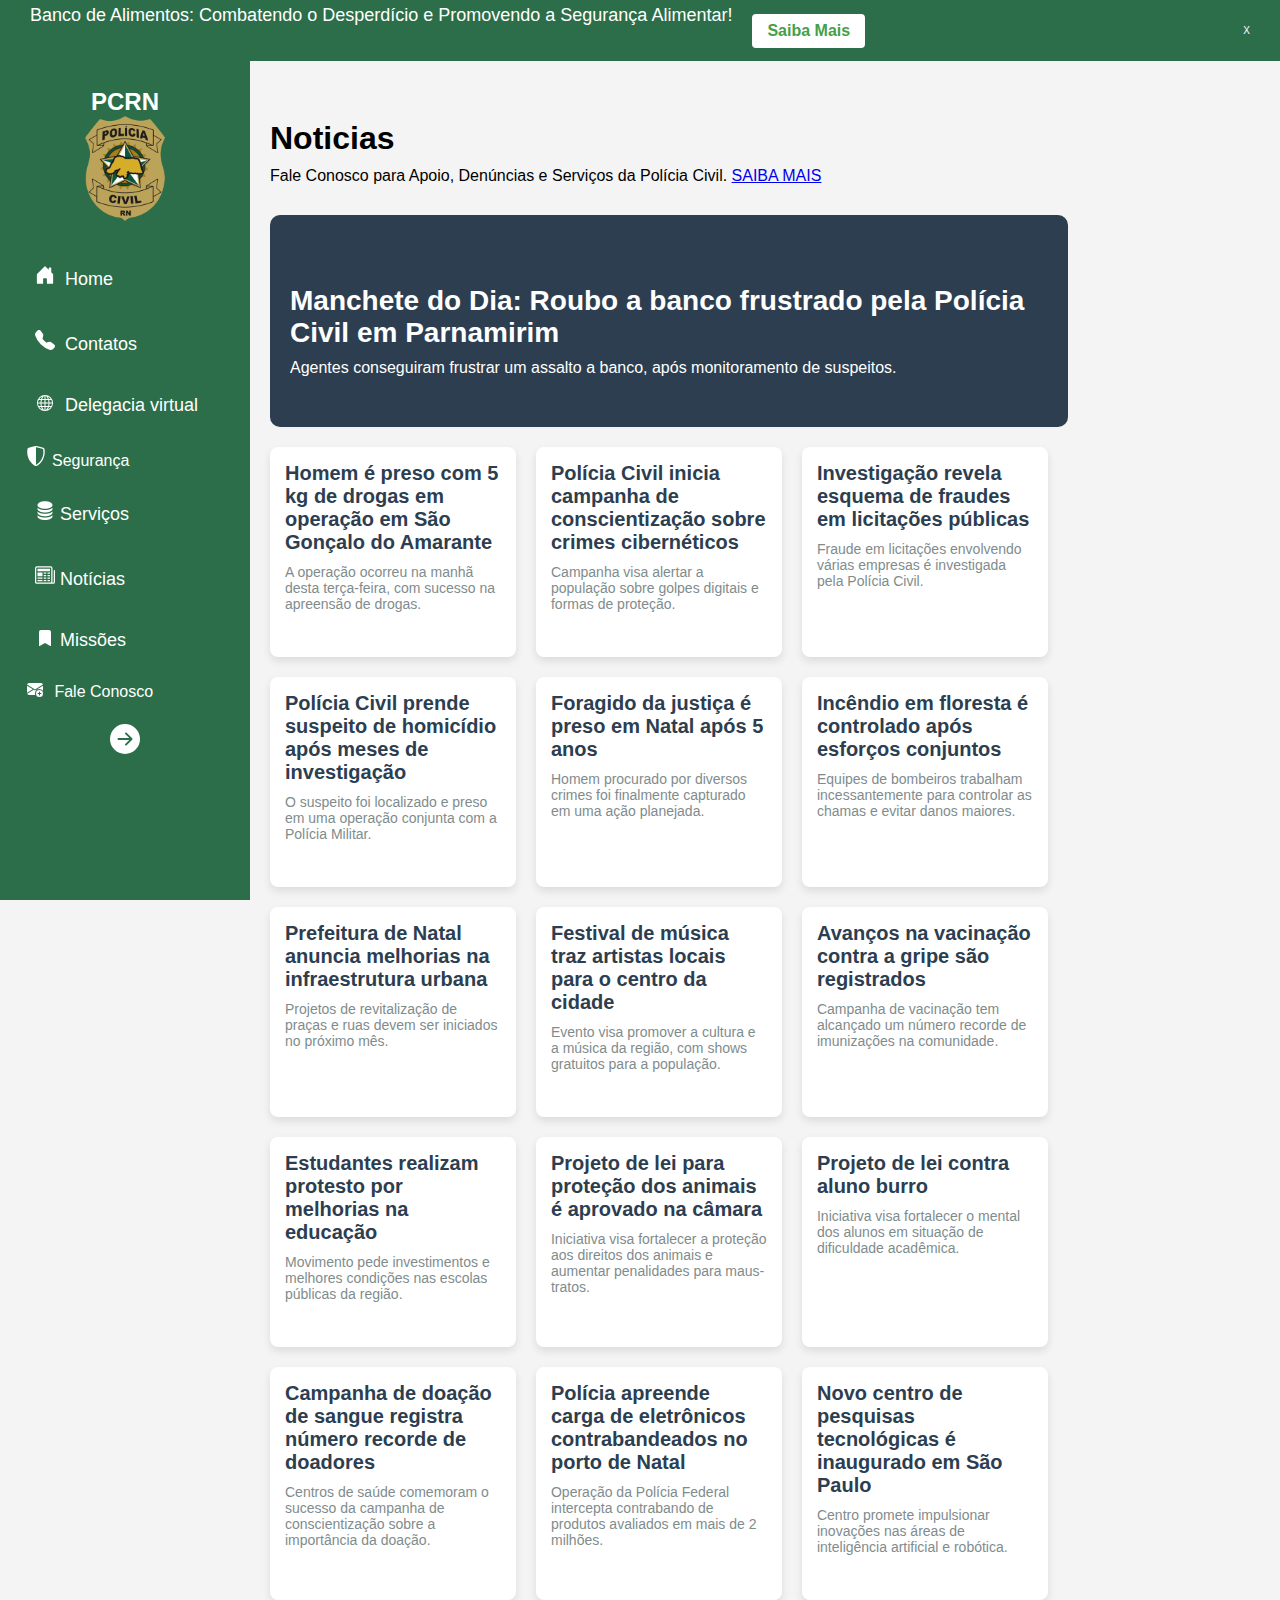
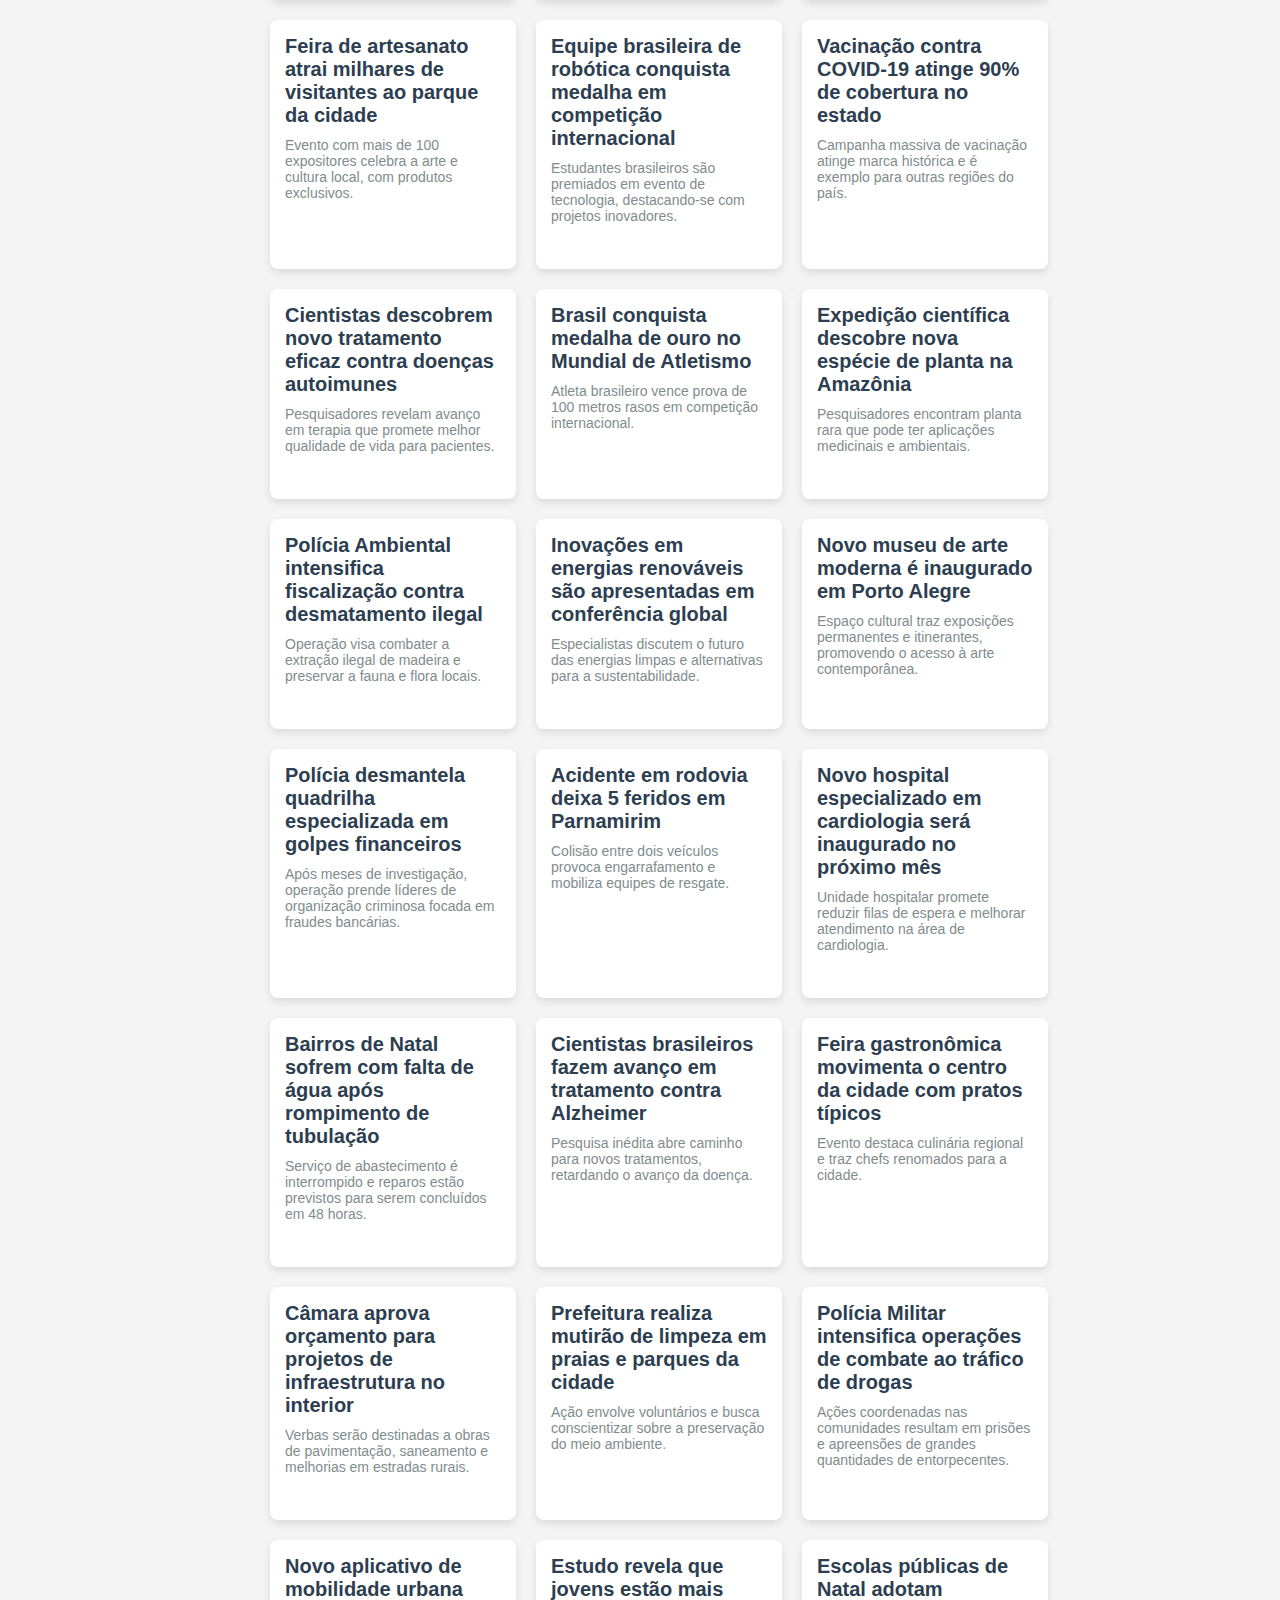
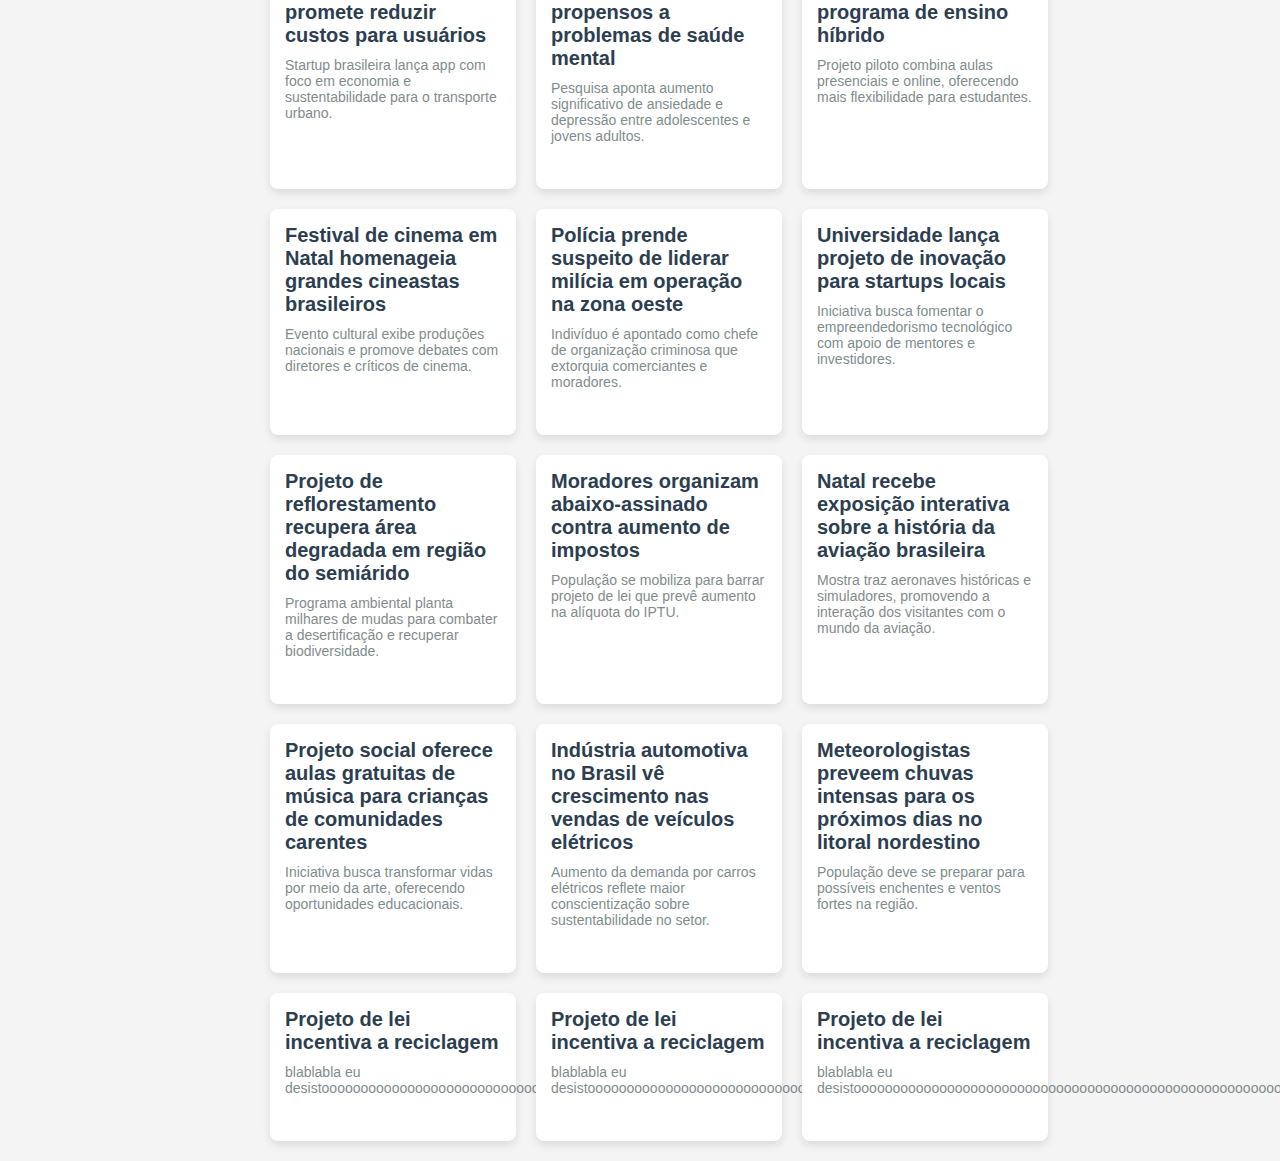
<file: noticias.html>
<!DOCTYPE html>
<html lang="pt-BR">

<head>
    <meta charset="UTF-8">
    <meta name="viewport" content="width=device-width, initial-scale=1.0">
    <title>Noticias PCRN</title>
    <link rel="stylesheet" href="noticias.css">
    <link rel="stylesheet" href="sidebar.css">
    <link rel="stylesheet" href="style.css">
</head>

<body>
    <div class="container">
        <div class="sidebar">
            <div class="logo">
                <h4>Polícia Cívil do RN</h4>
                <h2>PCRN</h2>
                <img src="R.png" alt="PCRN">
            </div>
            <ul>
                <li>
                    <a href="index.html">
                        <svg xmlns="http://www.w3.org/2000/svg" width="30" height="20" fill="currentColor"
                            class="bi bi-house-door-fill" viewBox="0 0 16 16">
                            <path
                                d="M6.5 14.5v-3.505c0-.245.25-.495.5-.495h2c.25 0 .5.25.5.5v3.5a.5.5 0 0 0 .5.5h4a.5.5 0 0 0 .5-.5v-7a.5.5 0 0 0-.146-.354L13 5.793V2.5a.5.5 0 0 0-.5-.5h-1a.5.5 0 0 0-.5.5v1.293L8.354 1.146a.5.5 0 0 0-.708 0l-6 6A.5.5 0 0 0 1.5 7.5v7a.5.5 0 0 0 .5.5h4a.5.5 0 0 0 .5-.5" />
                        </svg>
                        Home
                    </a>
                </li>
                <li>
                    <a href="contato.html">
                        <svg xmlns="http://www.w3.org/2000/svg" width="30" height="20" fill="currentColor"
                            class="bi bi-telephone-fill" viewBox="0 0 16 16">
                            <path fill-rule="evenodd"
                                d="M1.885.511a1.745 1.745 0 0 1 2.61.163L6.29 2.98c.329.423.445.974.315 1.494l-.547 2.19a.68.68 0 0 0 .178.643l2.457 2.457a.68.68 0 0 0 .644.178l2.189-.547a1.75 1.75 0 0 1 1.494.315l2.306 1.794c.829.645.905 1.87.163 2.611l-1.034 1.034c-.74.74-1.846 1.065-2.877.702a18.6 18.6 0 0 1-7.01-4.42 18.6 18.6 0 0 1-4.42-7.009c-.362-1.03-.037-2.137.703-2.877z" />
                        </svg>
                        Contatos
                    </a>
                </li>
                <li>
                    <a href="https://delegaciavirtual.sinesp.gov.br/portal/">
                        <svg xmlns="http://www.w3.org/2000/svg" width="30" height="16" fill="currentColor"
                            class="bi bi-globe" viewBox="0 0 16 16">
                            <path
                                d="M0 8a8 8 0 1 1 16 0A8 8 0 0 1 0 8m7.5-6.923c-.67.204-1.335.82-1.887 1.855A8 8 0 0 0 5.145 4H7.5zM4.09 4a9.3 9.3 0 0 1 .64-1.539 7 7 0 0 1 .597-.933A7.03 7.03 0 0 0 2.255 4zm-.582 3.5c.03-.877.138-1.718.312-2.5H1.674a7 7 0 0 0-.656 2.5zM4.847 5a12.5 12.5 0 0 0-.338 2.5H7.5V5zM8.5 5v2.5h2.99a12.5 12.5 0 0 0-.337-2.5zM4.51 8.5a12.5 12.5 0 0 0 .337 2.5H7.5V8.5zm3.99 0V11h2.653c.187-.765.306-1.608.338-2.5zM5.145 12q.208.58.468 1.068c.552 1.035 1.218 1.65 1.887 1.855V12zm.182 2.472a7 7 0 0 1-.597-.933A9.3 9.3 0 0 1 4.09 12H2.255a7 7 0 0 0 3.072 2.472M3.82 11a13.7 13.7 0 0 1-.312-2.5h-2.49c.062.89.291 1.733.656 2.5zm6.853 3.472A7 7 0 0 0 13.745 12H11.91a9.3 9.3 0 0 1-.64 1.539 7 7 0 0 1-.597.933M8.5 12v2.923c.67-.204 1.335-.82 1.887-1.855q.26-.487.468-1.068zm3.68-1h2.146c.365-.767.594-1.61.656-2.5h-2.49a13.7 13.7 0 0 1-.312 2.5m2.802-3.5a7 7 0 0 0-.656-2.5H12.18c.174.782.282 1.623.312 2.5zM11.27 2.461c.247.464.462.98.64 1.539h1.835a7 7 0 0 0-3.072-2.472c.218.284.418.598.597.933M10.855 4a8 8 0 0 0-.468-1.068C9.835 1.897 9.17 1.282 8.5 1.077V4z" />
                        </svg>
                        Delegacia virtual
                    </a>
                </li>
                <li><svg xmlns="http://www.w3.org/2000/svg" width="32" height="20" fill="currentColor"
                        class="bi bi-shield-shaded" viewBox="0 0 16 16">
                        <path fill-rule="evenodd"
                            d="M8 14.933a1 1 0 0 0 .1-.025q.114-.034.294-.118c.24-.113.547-.29.893-.533a10.7 10.7 0 0 0 2.287-2.233c1.527-1.997 2.807-5.031 2.253-9.188a.48.48 0 0 0-.328-.39c-.651-.213-1.75-.56-2.837-.855C9.552 1.29 8.531 1.067 8 1.067zM5.072.56C6.157.265 7.31 0 8 0s1.843.265 2.928.56c1.11.3 2.229.655 2.887.87a1.54 1.54 0 0 1 1.044 1.262c.596 4.477-.787 7.795-2.465 9.99a11.8 11.8 0 0 1-2.517 2.453 7 7 0 0 1-1.048.625c-.28.132-.581.24-.829.24s-.548-.108-.829-.24a7 7 0 0 1-1.048-.625 11.8 11.8 0 0 1-2.517-2.453C1.928 10.487.545 7.169 1.141 2.692A1.54 1.54 0 0 1 2.185 1.43 63 63 0 0 1 5.072.56" />
                    </svg>Segurança</li>
                <li>
                    <a href="servico.html">
                        <svg xmlns="http://www.w3.org/2000/svg" width="30" height="20" fill="currentColor"
                            class="bi bi-database-fill" viewBox="0 0 16 16">
                            <path
                                d="M3.904 1.777C4.978 1.289 6.427 1 8 1s3.022.289 4.096.777C13.125 2.245 14 2.993 14 4s-.875 1.755-1.904 2.223C11.022 6.711 9.573 7 8 7s-3.022-.289-4.096-.777C2.875 5.755 2 5.007 2 4s.875-1.755 1.904-2.223" />
                            <path
                                d="M2 6.161V7c0 1.007.875 1.755 1.904 2.223C4.978 9.71 6.427 10 8 10s3.022-.289 4.096-.777C13.125 8.755 14 8.007 14 7v-.839c-.457.432-1.004.751-1.49.972C11.278 7.693 9.682 8 8 8s-3.278-.307-4.51-.867c-.486-.22-1.033-.54-1.49-.972" />
                            <path
                                d="M2 9.161V10c0 1.007.875 1.755 1.904 2.223C4.978 12.711 6.427 13 8 13s3.022-.289 4.096-.777C13.125 11.755 14 11.007 14 10v-.839c-.457.432-1.004.751-1.49.972-1.232.56-2.828.867-4.51.867s-3.278-.307-4.51-.867c-.486-.22-1.033-.54-1.49-.972" />
                            <path
                                d="M2 12.161V13c0 1.007.875 1.755 1.904 2.223C4.978 15.711 6.427 16 8 16s3.022-.289 4.096-.777C13.125 14.755 14 14.007 14 13v-.839c-.457.432-1.004.751-1.49.972-1.232.56-2.828.867-4.51.867s-3.278-.307-4.51-.867c-.486-.22-1.033-.54-1.49-.972" />
                        </svg>Serviços
                </li>
                </a>
                <li>
                    <a href="noticias.html">
                        <svg xmlns="http://www.w3.org/2000/svg" width="30" height="20" fill="currentColor"
                            class="bi bi-newspaper" viewBox="0 0 16 16">
                            <path
                                d="M0 2.5A1.5 1.5 0 0 1 1.5 1h11A1.5 1.5 0 0 1 14 2.5v10.528c0 .3-.05.654-.238.972h.738a.5.5 0 0 0 .5-.5v-9a.5.5 0 0 1 1 0v9a1.5 1.5 0 0 1-1.5 1.5H1.497A1.497 1.497 0 0 1 0 13.5zM12 14c.37 0 .654-.211.853-.441.092-.106.147-.279.147-.531V2.5a.5.5 0 0 0-.5-.5h-11a.5.5 0 0 0-.5.5v11c0 .278.223.5.497.5z" />
                            <path
                                d="M2 3h10v2H2zm0 3h4v3H2zm0 4h4v1H2zm0 2h4v1H2zm5-6h2v1H7zm3 0h2v1h-2zM7 8h2v1H7zm3 0h2v1h-2zm-3 2h2v1H7zm3 0h2v1h-2zm-3 2h2v1H7zm3 0h2v1h-2z" />
                        </svg>Notícias
                </li>
                </a>
                <li> 
                    <a href="missao.html">
                    <svg xmlns="http://www.w3.org/2000/svg" width="30" height="16" fill="currentColor"
                        class="bi bi-bookmark-fill" viewBox="0 0 16 16">
                        <path
                            d="M2 2v13.5a.5.5 0 0 0 .74.439L8 13.069l5.26 2.87A.5.5 0 0 0 14 15.5V2a2 2 0 0 0-2-2H4a2 2 0 0 0-2 2" />
                    </svg>Missões
                </li>
                </a>
                <li> <svg xmlns="http://www.w3.org/2000/svg" width="30" height="16" fill="currentColor"
                        class="bi bi-envelope-plus-fill" viewBox="0 0 16 16">
                        <path
                            d="M.05 3.555A2 2 0 0 1 2 2h12a2 2 0 0 1 1.95 1.555L8 8.414zM0 4.697v7.104l5.803-3.558zM6.761 8.83l-6.57 4.026A2 2 0 0 0 2 14h6.256A4.5 4.5 0 0 1 8 12.5a4.49 4.49 0 0 1 1.606-3.446l-.367-.225L8 9.586zM16 4.697v4.974A4.5 4.5 0 0 0 12.5 8a4.5 4.5 0 0 0-1.965.45l-.338-.207z" />
                        <path
                            d="M16 12.5a3.5 3.5 0 1 1-7 0 3.5 3.5 0 0 1 7 0m-3.5-2a.5.5 0 0 0-.5.5v1h-1a.5.5 0 0 0 0 1h1v1a.5.5 0 0 0 1 0v-1h1a.5.5 0 0 0 0-1h-1v-1a.5.5 0 0 0-.5-.5" />
                    </svg>
                    Fale Conosco</li>
            </ul>
            <div class="toggle-btn-container">
                <button class="toggle-btn"><svg xmlns="http://www.w3.org/2000/svg" width="30" height=16"
                        fill="currentColor" class="bi bi-arrow-right-circle-fill" viewBox="0 0 16 16">
                        <path
                            d="M8 0a8 8 0 1 1 0 16A8 8 0 0 1 8 0M4.5 7.5a.5.5 0 0 0 0 1h5.793l-2.147 2.146a.5.5 0 0 0 .708.708l3-3a.5.5 0 0 0 0-.708l-3-3a.5.5 0 1 0-.708.708L10.293 7.5z" />
                    </svg></button> <!-- Botão centralizado na parte inferior -->
            </div>
        </div>

        <!-- Barra de Notificação -->
        <div class="notification-bar" id="notificationBar">
            <div class="notification-content">
                <p>Banco de Alimentos: Combatendo o Desperdício e Promovendo a Segurança Alimentar!</p>
                <a href="https://www.natal.rn.gov.br/news/post2/41204" class="btn-acao">Saiba Mais</a>
            </div>
            <button class="close-btn" id="closeNotificationBar">X</button>
        </div>
        <!-- Conteudo Principal (noticias): -->
        <div class="main-content">
            <h1>Noticias</h1>
            <p>Fale Conosco para Apoio, Denúncias e Serviços da Polícia Civil. <a href="#">SAIBA MAIS</a></p>
        <!-- Manchete Principal -->
        <div class="main-headline" id="main-headline">
            <!-- O conteúdo da manchete será inserido aqui dinamicamente -->
        </div>

        <!-- Lista de Notícias -->
        <div class="news-list" id="news-list">
            <!-- As outras notícias serão inseridas dinamicamente aqui -->
        </div>
    </main>
</div>
</div>
</body>
    <script src="javascript.js"></script>
    <script src="noticia.js"></script>
</html>
</file>
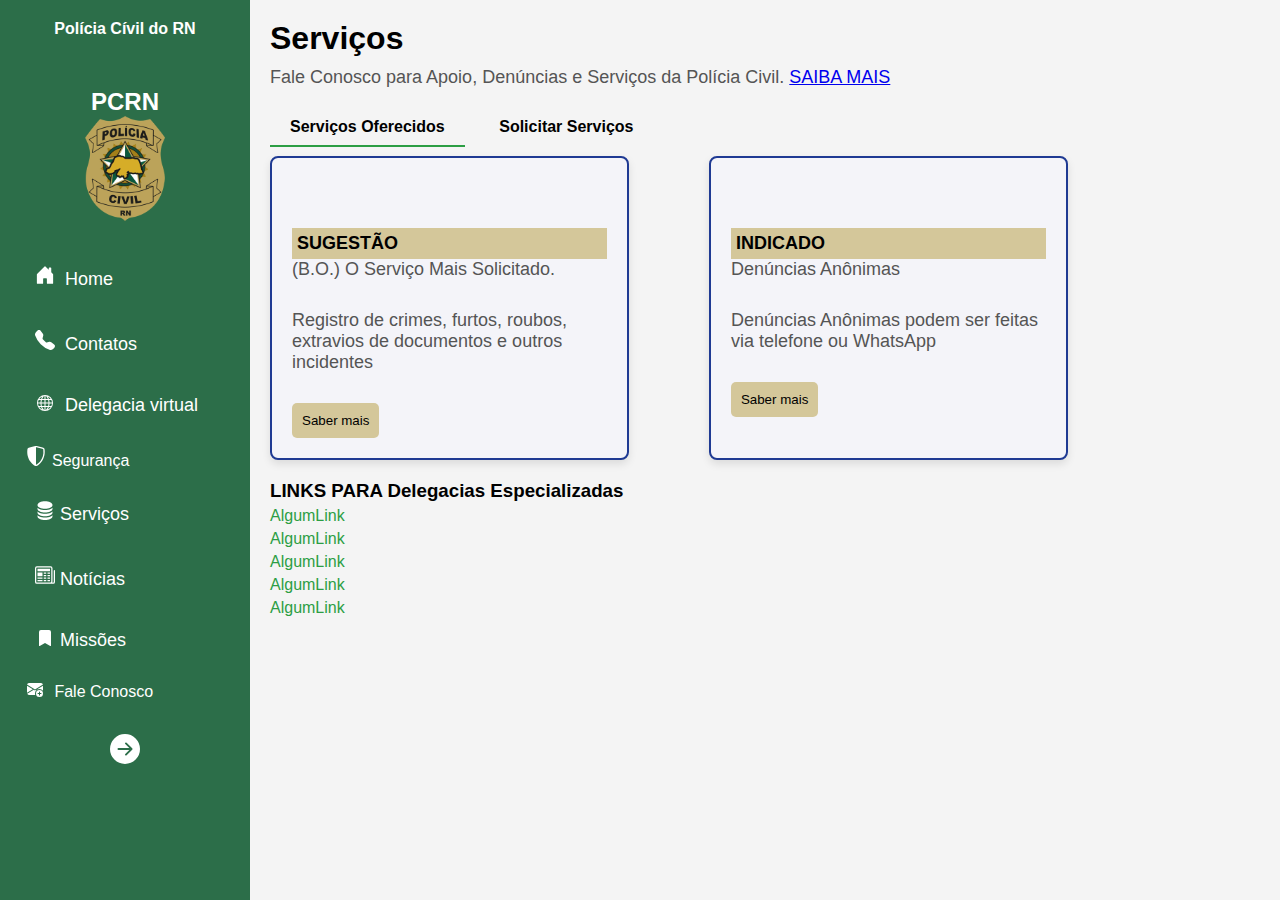
<file: servico.html>
<!DOCTYPE html>
<html lang="pt-BR">

<head>
    <meta charset="UTF-8">
    <meta name="viewport" content="width=device-width, initial-scale=1.0">
    <title>Serviços PCRN</title>
    <link rel="stylesheet" href="servico.css">
    <link rel="stylesheet" href="sidebar.css">
    <link rel="stylesheet" href="style.css">
</head>

<body>
    <div class="container">
        <div class="sidebar">
            <div class="logo">
                <h4>Polícia Cívil do RN</h4>
                <h2>PCRN</h2>
                <img src="R.png" alt="PCRN">
            </div>
            <ul>
                <li>
                    <a href="index.html">
                        <svg xmlns="http://www.w3.org/2000/svg" width="30" height="20" fill="currentColor"
                            class="bi bi-house-door-fill" viewBox="0 0 16 16">
                            <path
                                d="M6.5 14.5v-3.505c0-.245.25-.495.5-.495h2c.25 0 .5.25.5.5v3.5a.5.5 0 0 0 .5.5h4a.5.5 0 0 0 .5-.5v-7a.5.5 0 0 0-.146-.354L13 5.793V2.5a.5.5 0 0 0-.5-.5h-1a.5.5 0 0 0-.5.5v1.293L8.354 1.146a.5.5 0 0 0-.708 0l-6 6A.5.5 0 0 0 1.5 7.5v7a.5.5 0 0 0 .5.5h4a.5.5 0 0 0 .5-.5" />
                        </svg>
                        Home
                    </a>
                </li>
                <li>
                    <a href="contato.html">
                        <svg xmlns="http://www.w3.org/2000/svg" width="30" height="20" fill="currentColor"
                            class="bi bi-telephone-fill" viewBox="0 0 16 16">
                            <path fill-rule="evenodd"
                                d="M1.885.511a1.745 1.745 0 0 1 2.61.163L6.29 2.98c.329.423.445.974.315 1.494l-.547 2.19a.68.68 0 0 0 .178.643l2.457 2.457a.68.68 0 0 0 .644.178l2.189-.547a1.75 1.75 0 0 1 1.494.315l2.306 1.794c.829.645.905 1.87.163 2.611l-1.034 1.034c-.74.74-1.846 1.065-2.877.702a18.6 18.6 0 0 1-7.01-4.42 18.6 18.6 0 0 1-4.42-7.009c-.362-1.03-.037-2.137.703-2.877z" />
                        </svg>
                        Contatos
                    </a>
                </li>
                <li>
                    <a href="https://delegaciavirtual.sinesp.gov.br/portal/">
                        <svg xmlns="http://www.w3.org/2000/svg" width="30" height="16" fill="currentColor"
                            class="bi bi-globe" viewBox="0 0 16 16">
                            <path
                                d="M0 8a8 8 0 1 1 16 0A8 8 0 0 1 0 8m7.5-6.923c-.67.204-1.335.82-1.887 1.855A8 8 0 0 0 5.145 4H7.5zM4.09 4a9.3 9.3 0 0 1 .64-1.539 7 7 0 0 1 .597-.933A7.03 7.03 0 0 0 2.255 4zm-.582 3.5c.03-.877.138-1.718.312-2.5H1.674a7 7 0 0 0-.656 2.5zM4.847 5a12.5 12.5 0 0 0-.338 2.5H7.5V5zM8.5 5v2.5h2.99a12.5 12.5 0 0 0-.337-2.5zM4.51 8.5a12.5 12.5 0 0 0 .337 2.5H7.5V8.5zm3.99 0V11h2.653c.187-.765.306-1.608.338-2.5zM5.145 12q.208.58.468 1.068c.552 1.035 1.218 1.65 1.887 1.855V12zm.182 2.472a7 7 0 0 1-.597-.933A9.3 9.3 0 0 1 4.09 12H2.255a7 7 0 0 0 3.072 2.472M3.82 11a13.7 13.7 0 0 1-.312-2.5h-2.49c.062.89.291 1.733.656 2.5zm6.853 3.472A7 7 0 0 0 13.745 12H11.91a9.3 9.3 0 0 1-.64 1.539 7 7 0 0 1-.597.933M8.5 12v2.923c.67-.204 1.335-.82 1.887-1.855q.26-.487.468-1.068zm3.68-1h2.146c.365-.767.594-1.61.656-2.5h-2.49a13.7 13.7 0 0 1-.312 2.5m2.802-3.5a7 7 0 0 0-.656-2.5H12.18c.174.782.282 1.623.312 2.5zM11.27 2.461c.247.464.462.98.64 1.539h1.835a7 7 0 0 0-3.072-2.472c.218.284.418.598.597.933M10.855 4a8 8 0 0 0-.468-1.068C9.835 1.897 9.17 1.282 8.5 1.077V4z" />
                        </svg>
                        Delegacia virtual
                    </a>
                </li>
                <li><svg xmlns="http://www.w3.org/2000/svg" width="32" height="20" fill="currentColor"
                        class="bi bi-shield-shaded" viewBox="0 0 16 16">
                        <path fill-rule="evenodd"
                            d="M8 14.933a1 1 0 0 0 .1-.025q.114-.034.294-.118c.24-.113.547-.29.893-.533a10.7 10.7 0 0 0 2.287-2.233c1.527-1.997 2.807-5.031 2.253-9.188a.48.48 0 0 0-.328-.39c-.651-.213-1.75-.56-2.837-.855C9.552 1.29 8.531 1.067 8 1.067zM5.072.56C6.157.265 7.31 0 8 0s1.843.265 2.928.56c1.11.3 2.229.655 2.887.87a1.54 1.54 0 0 1 1.044 1.262c.596 4.477-.787 7.795-2.465 9.99a11.8 11.8 0 0 1-2.517 2.453 7 7 0 0 1-1.048.625c-.28.132-.581.24-.829.24s-.548-.108-.829-.24a7 7 0 0 1-1.048-.625 11.8 11.8 0 0 1-2.517-2.453C1.928 10.487.545 7.169 1.141 2.692A1.54 1.54 0 0 1 2.185 1.43 63 63 0 0 1 5.072.56" />
                    </svg>Segurança</li>
                <li>
                    <a href="servico.html">
                        <svg xmlns="http://www.w3.org/2000/svg" width="30" height="20" fill="currentColor"
                            class="bi bi-database-fill" viewBox="0 0 16 16">
                            <path
                                d="M3.904 1.777C4.978 1.289 6.427 1 8 1s3.022.289 4.096.777C13.125 2.245 14 2.993 14 4s-.875 1.755-1.904 2.223C11.022 6.711 9.573 7 8 7s-3.022-.289-4.096-.777C2.875 5.755 2 5.007 2 4s.875-1.755 1.904-2.223" />
                            <path
                                d="M2 6.161V7c0 1.007.875 1.755 1.904 2.223C4.978 9.71 6.427 10 8 10s3.022-.289 4.096-.777C13.125 8.755 14 8.007 14 7v-.839c-.457.432-1.004.751-1.49.972C11.278 7.693 9.682 8 8 8s-3.278-.307-4.51-.867c-.486-.22-1.033-.54-1.49-.972" />
                            <path
                                d="M2 9.161V10c0 1.007.875 1.755 1.904 2.223C4.978 12.711 6.427 13 8 13s3.022-.289 4.096-.777C13.125 11.755 14 11.007 14 10v-.839c-.457.432-1.004.751-1.49.972-1.232.56-2.828.867-4.51.867s-3.278-.307-4.51-.867c-.486-.22-1.033-.54-1.49-.972" />
                            <path
                                d="M2 12.161V13c0 1.007.875 1.755 1.904 2.223C4.978 15.711 6.427 16 8 16s3.022-.289 4.096-.777C13.125 14.755 14 14.007 14 13v-.839c-.457.432-1.004.751-1.49.972-1.232.56-2.828.867-4.51.867s-3.278-.307-4.51-.867c-.486-.22-1.033-.54-1.49-.972" />
                        </svg>Serviços
                </li>
                </a>
                <li>
                    <a href="noticias.html">
                        <svg xmlns="http://www.w3.org/2000/svg" width="30" height="20" fill="currentColor"
                            class="bi bi-newspaper" viewBox="0 0 16 16">
                            <path
                                d="M0 2.5A1.5 1.5 0 0 1 1.5 1h11A1.5 1.5 0 0 1 14 2.5v10.528c0 .3-.05.654-.238.972h.738a.5.5 0 0 0 .5-.5v-9a.5.5 0 0 1 1 0v9a1.5 1.5 0 0 1-1.5 1.5H1.497A1.497 1.497 0 0 1 0 13.5zM12 14c.37 0 .654-.211.853-.441.092-.106.147-.279.147-.531V2.5a.5.5 0 0 0-.5-.5h-11a.5.5 0 0 0-.5.5v11c0 .278.223.5.497.5z" />
                            <path
                                d="M2 3h10v2H2zm0 3h4v3H2zm0 4h4v1H2zm0 2h4v1H2zm5-6h2v1H7zm3 0h2v1h-2zM7 8h2v1H7zm3 0h2v1h-2zm-3 2h2v1H7zm3 0h2v1h-2zm-3 2h2v1H7zm3 0h2v1h-2z" />
                        </svg>Notícias
                </li>
                </a>
                <li> 
                    <a href="missao.html">
                    <svg xmlns="http://www.w3.org/2000/svg" width="30" height="16" fill="currentColor"
                        class="bi bi-bookmark-fill" viewBox="0 0 16 16">
                        <path
                            d="M2 2v13.5a.5.5 0 0 0 .74.439L8 13.069l5.26 2.87A.5.5 0 0 0 14 15.5V2a2 2 0 0 0-2-2H4a2 2 0 0 0-2 2" />
                    </svg>Missões
                </li>
                </a>
                <li> <svg xmlns="http://www.w3.org/2000/svg" width="30" height="16" fill="currentColor"
                        class="bi bi-envelope-plus-fill" viewBox="0 0 16 16">
                        <path
                            d="M.05 3.555A2 2 0 0 1 2 2h12a2 2 0 0 1 1.95 1.555L8 8.414zM0 4.697v7.104l5.803-3.558zM6.761 8.83l-6.57 4.026A2 2 0 0 0 2 14h6.256A4.5 4.5 0 0 1 8 12.5a4.49 4.49 0 0 1 1.606-3.446l-.367-.225L8 9.586zM16 4.697v4.974A4.5 4.5 0 0 0 12.5 8a4.5 4.5 0 0 0-1.965.45l-.338-.207z" />
                        <path
                            d="M16 12.5a3.5 3.5 0 1 1-7 0 3.5 3.5 0 0 1 7 0m-3.5-2a.5.5 0 0 0-.5.5v1h-1a.5.5 0 0 0 0 1h1v1a.5.5 0 0 0 1 0v-1h1a.5.5 0 0 0 0-1h-1v-1a.5.5 0 0 0-.5-.5" />
                    </svg>
                    Fale Conosco</li>
            </ul>
            <div class="toggle-btn-container">
                <button class="toggle-btn"><svg xmlns="http://www.w3.org/2000/svg" width="30" height=16"
                        fill="currentColor" class="bi bi-arrow-right-circle-fill" viewBox="0 0 16 16">
                        <path
                            d="M8 0a8 8 0 1 1 0 16A8 8 0 0 1 8 0M4.5 7.5a.5.5 0 0 0 0 1h5.793l-2.147 2.146a.5.5 0 0 0 .708.708l3-3a.5.5 0 0 0 0-.708l-3-3a.5.5 0 1 0-.708.708L10.293 7.5z" />
                    </svg></button> <!-- Botão centralizado na parte inferior -->
            </div>
        </div>

        <div class="main-content">
            <h1>Serviços</h1>
            <p>Fale Conosco para Apoio, Denúncias e Serviços da Polícia Civil. <a href="#">SAIBA MAIS</a></p>

            <div class="tabs">
                <span class="active">Serviços Oferecidos</span>
                <a href="servico2.html" style="text-decoration: none; color: inherit;">
                    <span>Solicitar Serviços</span>
                </a>

            </div>

            <div class="services">
                <div class="card">
                    <h2>SUGESTÃO</h2>
                    <p>(B.O.) O Serviço Mais Solicitado.</p>
                    <p>Registro de crimes, furtos, roubos, extravios de documentos e outros incidentes</p>
                    <button>Saber mais</button>
                </div>
                <div class="card">
                    <h2>INDICADO</h2>
                    <p>Denúncias Anônimas</p>
                    <p>Denúncias Anônimas podem ser feitas via telefone ou WhatsApp</p>
                    <button>Saber mais</button>
                </div>
            </div>

            <div class="links-section">
                <h3>LINKS PARA Delegacias Especializadas</h3>
                <ul>
                    <li><a href="#">AlgumLink</a></li>
                    <li><a href="#">AlgumLink</a></li>
                    <li><a href="#">AlgumLink</a></li>
                    <li><a href="#">AlgumLink</a></li>
                    <li><a href="#">AlgumLink</a></li>
                </ul>
            </div>
        </div>
</body>
<script src="javascript.js"></script>

</html>
</file>
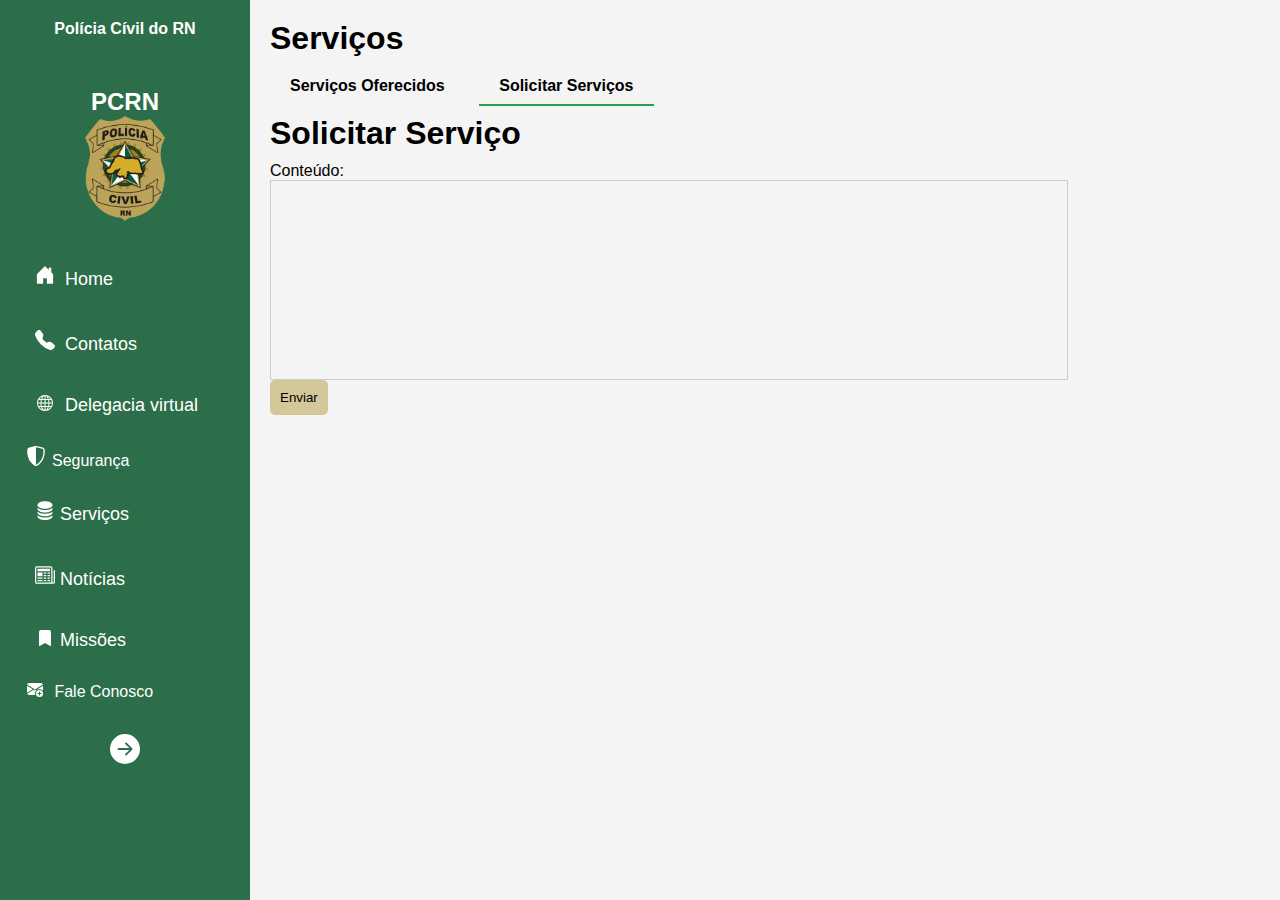
<file: servico2.html>
<!DOCTYPE html>
<html lang="pt-BR">

<head>
    <meta charset="UTF-8">
    <meta name="viewport" content="width=device-width, initial-scale=1.0">
    <title>Serviços PCRN</title>
    <link rel="stylesheet" href="servico.css">
    <link rel="stylesheet" href="sidebar.css">
    <link rel="stylesheet" href="style.css">
    <link href="https://cdn.quilljs.com/1.3.6/quill.snow.css" rel="stylesheet">

</head>

<body>
    <div class="container">
        <div class="sidebar">
            <div class="logo">
                <h4>Polícia Cívil do RN</h4>
                <h2>PCRN</h2>
                <img src="R.png" alt="PCRN">
            </div>
            <ul>
                <li>
                    <a href="index.html">
                        <svg xmlns="http://www.w3.org/2000/svg" width="30" height="20" fill="currentColor"
                            class="bi bi-house-door-fill" viewBox="0 0 16 16">
                            <path
                                d="M6.5 14.5v-3.505c0-.245.25-.495.5-.495h2c.25 0 .5.25.5.5v3.5a.5.5 0 0 0 .5.5h4a.5.5 0 0 0 .5-.5v-7a.5.5 0 0 0-.146-.354L13 5.793V2.5a.5.5 0 0 0-.5-.5h-1a.5.5 0 0 0-.5.5v1.293L8.354 1.146a.5.5 0 0 0-.708 0l-6 6A.5.5 0 0 0 1.5 7.5v7a.5.5 0 0 0 .5.5h4a.5.5 0 0 0 .5-.5" />
                        </svg>
                        Home
                    </a>
                </li>
                <li>
                    <a href="contato.html">
                        <svg xmlns="http://www.w3.org/2000/svg" width="30" height="20" fill="currentColor"
                            class="bi bi-telephone-fill" viewBox="0 0 16 16">
                            <path fill-rule="evenodd"
                                d="M1.885.511a1.745 1.745 0 0 1 2.61.163L6.29 2.98c.329.423.445.974.315 1.494l-.547 2.19a.68.68 0 0 0 .178.643l2.457 2.457a.68.68 0 0 0 .644.178l2.189-.547a1.75 1.75 0 0 1 1.494.315l2.306 1.794c.829.645.905 1.87.163 2.611l-1.034 1.034c-.74.74-1.846 1.065-2.877.702a18.6 18.6 0 0 1-7.01-4.42 18.6 18.6 0 0 1-4.42-7.009c-.362-1.03-.037-2.137.703-2.877z" />
                        </svg>
                        Contatos
                    </a>
                </li>
                <li>
                    <a href="https://delegaciavirtual.sinesp.gov.br/portal/">
                        <svg xmlns="http://www.w3.org/2000/svg" width="30" height="16" fill="currentColor"
                            class="bi bi-globe" viewBox="0 0 16 16">
                            <path
                                d="M0 8a8 8 0 1 1 16 0A8 8 0 0 1 0 8m7.5-6.923c-.67.204-1.335.82-1.887 1.855A8 8 0 0 0 5.145 4H7.5zM4.09 4a9.3 9.3 0 0 1 .64-1.539 7 7 0 0 1 .597-.933A7.03 7.03 0 0 0 2.255 4zm-.582 3.5c.03-.877.138-1.718.312-2.5H1.674a7 7 0 0 0-.656 2.5zM4.847 5a12.5 12.5 0 0 0-.338 2.5H7.5V5zM8.5 5v2.5h2.99a12.5 12.5 0 0 0-.337-2.5zM4.51 8.5a12.5 12.5 0 0 0 .337 2.5H7.5V8.5zm3.99 0V11h2.653c.187-.765.306-1.608.338-2.5zM5.145 12q.208.58.468 1.068c.552 1.035 1.218 1.65 1.887 1.855V12zm.182 2.472a7 7 0 0 1-.597-.933A9.3 9.3 0 0 1 4.09 12H2.255a7 7 0 0 0 3.072 2.472M3.82 11a13.7 13.7 0 0 1-.312-2.5h-2.49c.062.89.291 1.733.656 2.5zm6.853 3.472A7 7 0 0 0 13.745 12H11.91a9.3 9.3 0 0 1-.64 1.539 7 7 0 0 1-.597.933M8.5 12v2.923c.67-.204 1.335-.82 1.887-1.855q.26-.487.468-1.068zm3.68-1h2.146c.365-.767.594-1.61.656-2.5h-2.49a13.7 13.7 0 0 1-.312 2.5m2.802-3.5a7 7 0 0 0-.656-2.5H12.18c.174.782.282 1.623.312 2.5zM11.27 2.461c.247.464.462.98.64 1.539h1.835a7 7 0 0 0-3.072-2.472c.218.284.418.598.597.933M10.855 4a8 8 0 0 0-.468-1.068C9.835 1.897 9.17 1.282 8.5 1.077V4z" />
                        </svg>
                        Delegacia virtual
                    </a>
                </li>
                <li><svg xmlns="http://www.w3.org/2000/svg" width="32" height="20" fill="currentColor"
                        class="bi bi-shield-shaded" viewBox="0 0 16 16">
                        <path fill-rule="evenodd"
                            d="M8 14.933a1 1 0 0 0 .1-.025q.114-.034.294-.118c.24-.113.547-.29.893-.533a10.7 10.7 0 0 0 2.287-2.233c1.527-1.997 2.807-5.031 2.253-9.188a.48.48 0 0 0-.328-.39c-.651-.213-1.75-.56-2.837-.855C9.552 1.29 8.531 1.067 8 1.067zM5.072.56C6.157.265 7.31 0 8 0s1.843.265 2.928.56c1.11.3 2.229.655 2.887.87a1.54 1.54 0 0 1 1.044 1.262c.596 4.477-.787 7.795-2.465 9.99a11.8 11.8 0 0 1-2.517 2.453 7 7 0 0 1-1.048.625c-.28.132-.581.24-.829.24s-.548-.108-.829-.24a7 7 0 0 1-1.048-.625 11.8 11.8 0 0 1-2.517-2.453C1.928 10.487.545 7.169 1.141 2.692A1.54 1.54 0 0 1 2.185 1.43 63 63 0 0 1 5.072.56" />
                    </svg>Segurança</li>
                <li>
                    <a href="servico.html">
                        <svg xmlns="http://www.w3.org/2000/svg" width="30" height="20" fill="currentColor"
                            class="bi bi-database-fill" viewBox="0 0 16 16">
                            <path
                                d="M3.904 1.777C4.978 1.289 6.427 1 8 1s3.022.289 4.096.777C13.125 2.245 14 2.993 14 4s-.875 1.755-1.904 2.223C11.022 6.711 9.573 7 8 7s-3.022-.289-4.096-.777C2.875 5.755 2 5.007 2 4s.875-1.755 1.904-2.223" />
                            <path
                                d="M2 6.161V7c0 1.007.875 1.755 1.904 2.223C4.978 9.71 6.427 10 8 10s3.022-.289 4.096-.777C13.125 8.755 14 8.007 14 7v-.839c-.457.432-1.004.751-1.49.972C11.278 7.693 9.682 8 8 8s-3.278-.307-4.51-.867c-.486-.22-1.033-.54-1.49-.972" />
                            <path
                                d="M2 9.161V10c0 1.007.875 1.755 1.904 2.223C4.978 12.711 6.427 13 8 13s3.022-.289 4.096-.777C13.125 11.755 14 11.007 14 10v-.839c-.457.432-1.004.751-1.49.972-1.232.56-2.828.867-4.51.867s-3.278-.307-4.51-.867c-.486-.22-1.033-.54-1.49-.972" />
                            <path
                                d="M2 12.161V13c0 1.007.875 1.755 1.904 2.223C4.978 15.711 6.427 16 8 16s3.022-.289 4.096-.777C13.125 14.755 14 14.007 14 13v-.839c-.457.432-1.004.751-1.49.972-1.232.56-2.828.867-4.51.867s-3.278-.307-4.51-.867c-.486-.22-1.033-.54-1.49-.972" />
                        </svg>Serviços
                </li>
                </a>
                <li>
                    <a href="noticias.html">
                        <svg xmlns="http://www.w3.org/2000/svg" width="30" height="20" fill="currentColor"
                            class="bi bi-newspaper" viewBox="0 0 16 16">
                            <path
                                d="M0 2.5A1.5 1.5 0 0 1 1.5 1h11A1.5 1.5 0 0 1 14 2.5v10.528c0 .3-.05.654-.238.972h.738a.5.5 0 0 0 .5-.5v-9a.5.5 0 0 1 1 0v9a1.5 1.5 0 0 1-1.5 1.5H1.497A1.497 1.497 0 0 1 0 13.5zM12 14c.37 0 .654-.211.853-.441.092-.106.147-.279.147-.531V2.5a.5.5 0 0 0-.5-.5h-11a.5.5 0 0 0-.5.5v11c0 .278.223.5.497.5z" />
                            <path
                                d="M2 3h10v2H2zm0 3h4v3H2zm0 4h4v1H2zm0 2h4v1H2zm5-6h2v1H7zm3 0h2v1h-2zM7 8h2v1H7zm3 0h2v1h-2zm-3 2h2v1H7zm3 0h2v1h-2zm-3 2h2v1H7zm3 0h2v1h-2z" />
                        </svg>Notícias
                </li>
                </a>
                <li> 
                    <a href="missao.html">
                    <svg xmlns="http://www.w3.org/2000/svg" width="30" height="16" fill="currentColor"
                        class="bi bi-bookmark-fill" viewBox="0 0 16 16">
                        <path
                            d="M2 2v13.5a.5.5 0 0 0 .74.439L8 13.069l5.26 2.87A.5.5 0 0 0 14 15.5V2a2 2 0 0 0-2-2H4a2 2 0 0 0-2 2" />
                    </svg>Missões
                </li>
                </a>
                <li> <svg xmlns="http://www.w3.org/2000/svg" width="30" height="16" fill="currentColor"
                        class="bi bi-envelope-plus-fill" viewBox="0 0 16 16">
                        <path
                            d="M.05 3.555A2 2 0 0 1 2 2h12a2 2 0 0 1 1.95 1.555L8 8.414zM0 4.697v7.104l5.803-3.558zM6.761 8.83l-6.57 4.026A2 2 0 0 0 2 14h6.256A4.5 4.5 0 0 1 8 12.5a4.49 4.49 0 0 1 1.606-3.446l-.367-.225L8 9.586zM16 4.697v4.974A4.5 4.5 0 0 0 12.5 8a4.5 4.5 0 0 0-1.965.45l-.338-.207z" />
                        <path
                            d="M16 12.5a3.5 3.5 0 1 1-7 0 3.5 3.5 0 0 1 7 0m-3.5-2a.5.5 0 0 0-.5.5v1h-1a.5.5 0 0 0 0 1h1v1a.5.5 0 0 0 1 0v-1h1a.5.5 0 0 0 0-1h-1v-1a.5.5 0 0 0-.5-.5" />
                    </svg>
                    Fale Conosco</li>
            </ul>
            <div class="toggle-btn-container">
                <button class="toggle-btn"><svg xmlns="http://www.w3.org/2000/svg" width="30" height=16"
                        fill="currentColor" class="bi bi-arrow-right-circle-fill" viewBox="0 0 16 16">
                        <path
                            d="M8 0a8 8 0 1 1 0 16A8 8 0 0 1 8 0M4.5 7.5a.5.5 0 0 0 0 1h5.793l-2.147 2.146a.5.5 0 0 0 .708.708l3-3a.5.5 0 0 0 0-.708l-3-3a.5.5 0 1 0-.708.708L10.293 7.5z" />
                    </svg></button> <!-- Botão centralizado na parte inferior -->
            </div>
        </div>

        <div class="main-content">
            <h1>Serviços</h1>
            <div class="tabs">
                <a href="servico.html" style="text-decoration: none; color: inherit;">
                    <span>Serviços Oferecidos</span>
                </a>
                <span class="active">Solicitar Serviços</span>
            </div>

            <div class="services"></div>
            <h1>Solicitar Serviço</h1>
            <form id="myForm">
                <div>
                    <label for="editor">Conteúdo:</label>
                    <div id="editor"></div>
                    <input type="hidden" name="content" id="content">
                </div>
                <div>
                    <button id='butao' type="submit">Enviar</button>
                </div>
            </form>

        </div>
</body>
<script src="javascript.js"></script>
<script src="https://cdn.quilljs.com/1.3.6/quill.min.js"></script>
<script>
    // Inicializa o editor Quill
    var quill = new Quill('#editor', {
        theme: 'snow'
    });

    // Quando o formulário é enviado, pega o conteúdo do editor
    document.getElementById('myForm').onsubmit = function () {
        var content = quill.root.innerHTML; // Obtem o HTML do editor
        document.getElementById('content').value = content; // Armazena no campo oculto
    };
</script>

</html>
</file>
<file: style.css>
* {
    box-sizing: border-box;
    margin: 0;
    padding: 0;
}

body {
    font-family: Arial, sans-serif;
    background-color: #f4f4f4; /* Fundo igual ao segundo estilo */
    display: flex;
    min-height: 100vh;
}

.container {
    display: flex;
    width: 85%;
}



.main-content {
    padding: 20px;
    width: 100%;
}

h1 {
    font-size: 32px;
    margin-bottom: 10px;
}

p {
    margin-bottom: 30px;
}

.search-bar {
    display: flex;
    margin: 0 auto 20px auto; /* Centraliza horizontalmente */
    max-width: 400px; /* Largura máxima */
    width: 100%; /* Ocupa todo o espaço até o limite de max-width */
}

.search-bar input {
    flex: 1;
    padding: 10px;
    border: 1px solid #ccc;
    border-radius: 5px 0 0 5px;
}

.search-bar button {
    padding: 10px;
    background-color: #2c6e49; /* Cor do botão */
    color: white;
    border: none;
    border-radius: 0 5px 5px 0;
    cursor: pointer;
}

.search-bar button:hover {
    background-color: #235e3b; /* Cor do botão ao passar o mouse */
}

/* Seções de formulários e avaliações */
.form-section,
.rating-section {
    background: white;
    padding: 20px;
    border-radius: 5px;
}

.form-section h2,
.rating-section h2 {
    margin-top: 0;
}

.form-section textarea {
    width: 100%;
    padding: 10px;
    border: 1px solid #ccc;
    border-radius: 5px;
    resize: none;
    height: 100px;
}

.rating-section {
    text-align: center;
}

.stars {
    display: flex;
    justify-content: center;
    gap: 10px;
    margin-bottom: 20px;
}

.stars span {
    font-size: 24px;
    color: #ccc;
    cursor: pointer;
    transition: color 0.3s;
}

.stars span:hover,
.stars span:hover ~ span {
    color: #FFCA28; /* Cor ao passar o mouse sobre as estrelas */
}

.confirm-button {
    padding: 10px 20px;
    background-color: #2c6e49; /* Cor do botão */
    color: white;
    border: none;
    border-radius: 5px;
    cursor: pointer;
    transition: background 0.3s;
}

.confirm-button:hover {
    background-color: #235e3b; /* Cor do botão ao passar o mouse */
}

@media (max-width: 768px) {
    .container {
        flex-direction: column;
    }

    .main-content {
        padding: 10px;
    }
}

@media (max-width: 480px) {
    .stars {
        gap: 5px; /* Ajuste o espaçamento das estrelas */
    }

    .search-bar input {
        font-size: 14px; /* Tamanho da fonte menor */
    }

    .search-bar button {
        font-size: 14px; /* Tamanho da fonte menor */
    }

    .form-section textarea {
        height: 80px; /* Altura reduzida do textarea */
    }

    .confirm-button {
        width: 100%; /* Botão ocupa toda a largura */
        padding: 10px;
    }
}

.toggle-btn {
    background: none;
    border: none;
    color: white;
    font-size: 24px;
    cursor: pointer;
    margin-bottom: 20px; /* Margem inferior opcional */
}

.toggle-btn-container {
    margin-top: auto; /* Empurra o botão para a parte inferior */
    display: flex;
    justify-content: center; /* Centraliza o botão */
    width: 100%; /* Ocupa toda a largura disponível */
}

/* Botão de contraste */
.search-bar button {
    padding: 10px 20px;
    cursor: pointer;
    background-color: #2c6e49; /* Cor do botão */
    color: white;
    border: none;
    border-radius: 5px;
}

#toggle-contrast {
    margin-left: 10px; /* Ajusta o espaçamento dos botões */
}

body.high-contrast {
    background-color: #000000; /* Fundo escuro */
    color: #ffffff; /* Texto claro */
}

body.inverted-contrast {
    background-color: #ffffff; /* Fundo claro */
    color: #000000; /* Texto escuro */
    filter: invert(1) hue-rotate(180deg); /* Inverte as cores */
}


/*missões:*/
/*cards:*/

.tab-content{
    margin-top: 50px;
}

h2{
    margin-top: 50px;
}
.cards-container {
    margin: 20px 0;
    display: grid;
    grid-template-columns: repeat(auto-fit, minmax(250px, 1fr));
    gap: 20px;
}

.card {
    background-color: #f4f4f9;
    border: 2px solid #1f3a93;
    border-radius: 8px;
    padding: 20px;
    box-shadow: 0 4px 8px rgba(0, 0, 0, 0.1);
    transition: transform 0.3s ease;
    cursor: pointer;
}

.card:hover {
    transform: translateY(-10px);
}

.card-content h4 {
    margin-bottom: 10px;
    font-size: 1.2em;
    color: #1f3a93;
}

.card-content p {
    color: #333;
}

/* Estilo para os Principais Marcos Históricos */
.historical-milestones {
    margin: 20px 0;
}

.historical-milestones ul {
    list-style-type: none;
    padding-left: 0;
}

.historical-milestones li {
    background-color: #f4f4f9;
    border-left: 5px solid #1f3a93;
    padding: 10px;
    margin-bottom: 10px;
    transition: background-color 0.3s ease;
}

.historical-milestones li:hover {
    background-color: #e2e6ef;
}

.historical-milestones strong {
    color: #1f3a93;
}
</file>
<file: sidebar.css>
/* Sidebar */
.sidebar {
    background-color: #2c6e49;
    /* Cor de fundo da sidebar */
    color: white;
    padding: 20px;
    width: 250px;
    height: 100vh;
    /* Altura da sidebar ocupando a tela */
    position: fixed;
    /* Para manter a sidebar fixa */
    transition: width 0.3s ease;
    /* Transição suave para a largura */
}

.sidebar.retraida {
    width: 100px;
    /* Largura reduzida quando retraída */
}

.logo {
    text-align: center;
    margin-bottom: 30px;
    
}

.logo img {
    width: 80px;
    height: auto;
}

.sidebar.retraida .logo img {
    width: 40px;
    /* Imagem menor quando retraída */
}

.sidebar ul {
    list-style-type: none;
    /* Lista sem marcador */
    padding: 0;
}

.sidebar ul li {
    margin: 20px 0;
    /* Margem vertical entre os itens */
}

.sidebar ul li a {
    color: white;
    text-decoration: none;
    font-size: 18px;
    /* Tamanho da fonte */
    display: block;
    /* Faz o link ocupar toda a área do li */
    padding: 10px;
    /* Espaçamento interno dos links */
    transition: background-color 0.3s;
    /* Transição para o fundo ao passar o mouse */
}

.sidebar ul li a.active,
.sidebar ul li a:hover {
    background-color: #235e3b;
    /* Cor de fundo ao passar o mouse ou ativo */
    border-radius: 5px;
    /* Bordas arredondadas */
}

/* Ajustes para a main-content */
.main-content {
    margin-left: 250px;
    /* Espaço para a sidebar */
    padding: 20px;
    width: 100%;
    transition: margin-left 0.3s ease;
    /* Transição suave para o conteúdo */
}

.main-content.retraida {
    margin-left: 100px;
    /* Ajuste quando a sidebar estiver retraída */
}

/* Estilo da barra de pesquisa */
.search-bar {
    display: flex;
    margin: 0 auto 20px auto;
    /* Centraliza horizontalmente */
    max-width: 400px;
    /* Largura máxima */
    width: 100%;
    /* Ocupa todo o espaço até o limite de max-width */
}

.search-bar input {
    flex: 1;
    padding: 10px;
    border: 1px solid #ccc;
    border-radius: 5px 0 0 5px;
}

.search-bar button {
    padding: 10px;
    background-color: #2c6e49;
    /* Cor do botão */
    color: white;
    border: none;
    border-radius: 0 5px 5px 0;
    cursor: pointer;
}

.search-bar button:hover {
    background-color: #235e3b;
    /* Cor do botão ao passar o mouse */
}

/* Media Queries */
@media (max-width: 768px) {
    .container {
        flex-direction: column;
    }

    .sidebar {
        width: 100%;
        /* Largura total para dispositivos menores */
        flex-direction: row;
        justify-content: space-around;
        padding: 10px 0;
    }

    .sidebar ul {
        display: flex;
        gap: 10px;
        /* Espaçamento entre os itens */
    }

    .main-content {
        padding: 10px;
        margin-left: 0;
        /* Remove a margem para dispositivos menores */
    }
}

@media (max-width: 480px) {
    .search-bar input {
        font-size: 14px;
        /* Tamanho da fonte menor */
    }

    .search-bar button {
        font-size: 14px;
        /* Tamanho da fonte menor */
    }
}

.toggle-btn {
    background: none;
    border: none;
    color: white;
    font-size: 24px;
    cursor: pointer;
    margin-bottom: 20px;
    /* Margem inferior opcional */
}

.toggle-btn-container {
    margin-top: auto;
    /* Empurra o botão para a parte inferior */
    display: flex;
    justify-content: center;
    /* Centraliza o botão */
    width: 100%;
    /* Ocupa toda a largura disponível */
}
</file>
<file: contato.css>
.menu {
    list-style: none;
    padding: 0;
    width: 100%;
}

.menu li {
    padding: 15px;
    text-align: center;
    cursor: pointer;
}

.menu li.active, .menu li:hover {
    background-color: #1d573e;
}

.content {
    padding: 20px;
    width: 100%;
}

h1 {
    font-size: 28px;
    margin-bottom: 10px;
}

p {
    font-size: 16px;
    color: #666;
}

.highlight {
    color: #2b7554;
    font-weight: bold;
}

.tabs {
    display: flex;
    margin-bottom: 20px;
}

.tab {
    background-color: #f5f5f5;
    border: none;
    padding: 10px 20px;
    cursor: pointer;
}

.tab.active {
    border-bottom: 2px solid #2b7554;
}

.cards {
    display: flex;
    gap: 20px;
    margin-bottom: 20px;
}

.card {
    background-color: #fff;
    padding: 20px;
    border-radius: 10px;
    box-shadow: 0 2px 4px rgba(0, 0, 0, 0.1);
    flex: 1;
}

.card-header {
    background-color: #d8c291;
    padding: 5px;
    border-radius: 5px;
    margin-bottom: 10px;
    text-align: center;
    font-weight: bold;
}

.card-body h2 {
    font-size: 18px;
    margin-bottom: 10px;
}

.card-body p {
    font-size: 14px;
    margin-bottom: 10px;
}

.btn {
    background-color: #2b7554;
    color: white;
    padding: 10px 15px;
    border: none;
    border-radius: 5px;
    cursor: pointer;
}

.info-cards {
    display: flex;
    gap: 20px;
}

.info-card {
    background-color: #fff;
    padding: 20px;
    border-radius: 10px;
    box-shadow: 0 2px 4px rgba(0, 0, 0, 0.1);
    flex: 1;
}

.info-card h3 {
    margin-top: 0;
}

.info-card ul {
    padding: 0;
    list-style: none;
}

.info-card ul li {
    margin-bottom: 5px;
}



.menu {
    list-style: none;
    padding: 0;
    width: 100%;
}

.menu li {
    padding: 15px;
    text-align: center;
    cursor: pointer;
}

.menu li.active, .menu li:hover {
    background-color: #1d573e;
}

.content {
    padding: 20px;
    width: 100%;
}

h1 {
    font-size: 28px;
    margin-bottom: 10px;
}

p {
    font-size: 16px;
    color: #666;
}

.highlight {
    color: #2b7554;
    font-weight: bold;
}

.tabs {
    display: flex;
    margin-bottom: 20px;
}

.tab {
    background-color: #f5f5f5;
    border: none;
    padding: 10px 20px;
    cursor: pointer;
    transition: background-color 0.3s;
}

.tab.active {
    border-bottom: 2px solid #2b7554;
    color: #2b7554;
}

.tab-content {
    display: none;
    background-color: #fff;
    padding: 20px;
    border: 1px solid #ddd;
    border-radius: 5px;
    margin-top: 10px;
}

.tab-content.active {
    display: block;
}

form {
    display: flex;
    flex-direction: column;
}

form label {
    margin: 10px 0 5px;
}

form input,
form textarea {
    padding: 10px;
    border: 1px solid #ccc;
    border-radius: 5px;
    margin-bottom: 10px;
}

.btn {
    background-color: #2b7554;
    color: white;
    padding: 10px 15px;
    border: none;
    border-radius: 5px;
    cursor: pointer;
    transition: background-color 0.3s;
}

.btn:hover {
    background-color: #1d573e;
}

/* Estilo para os cards e o carrossel */
.carousel-container {
    display: flex;
    align-items: center;
    justify-content: center;
    margin: 40px 0; /* Ajuste o espaço conforme necessário */
    overflow: hidden; /* Esconder qualquer rolagem */
}



.carousel.delegacias-carousel-inner,
.carousel.especializadas-carousel-inner,.carousel.especializadas-carousel-inner-2 {
    display: flex;
    overflow: hidden; /* Esconde a barra de rolagem */
    width: 100%; /* Ajusta a largura do carrossel */
}


.card {
    background-color: #ecf0f1;
    padding: 20px;
    border-radius: 8px;
    box-shadow: 0 4px 8px rgba(0, 0, 0, 0.1);
    margin: 0 5px; /* Ajustando margens para evitar excesso */
    flex: 0 0 calc(33.33% - 10px); /* Ajuste para exibir 3 cards por vez */
    box-sizing: border-box; /* Inclui padding e border na largura total */
    text-align: center;
}

.carousel-btn {
    background-color: #3498db;
    color: white;
    border: none;
    padding: 10px;
    cursor: pointer;
    border-radius: 50%;
    font-size: 18px;
}

.carousel-btn:hover {
    background-color: #2980b9;
}

.delegacias-prev-btn {
    margin-right: 20px;
}

.delegacias-next-btn {
    margin-left: 20px;
}

.especializadas-prev-btn {
    margin-right: 20px;
}

.especializadas-next-btn {
    margin-left: 20px;
}
</file>
<file: servico.css>
body {
    font-family: Arial, sans-serif;
    margin: 0;
    padding: 0;
    display: flex;
}

.menu ul {
    list-style: none;
    padding: 0;
}

.menu ul li {
    margin: 20px 0;
}

.menu ul li a {
    color: white;
    text-decoration: none;
    font-size: 18px;
}

#editor {
    height: 200px;
    border: 1px solid #ccc;
}

.content {
    padding: 20px;
    flex: 1;
}

h1 {
    font-size: 36px;
    color: black;
}

p {
    font-size: 18px;
    color: #555;
}

.tabs {
    margin-top: 20px;
}

.tabs span {
    padding: 10px 20px;
    margin-right: 10px;
    font-weight: bold;
    cursor: pointer;
}

.tabs .active {
    border-bottom: 2px solid #2c9e44;
}

.services {
    display: flex;
    justify-content: space-between;
    margin-top: 20px;
}

.card {
    width: 45%;
    background-color: #f4f4f4;
    padding: 20px;
    box-shadow: 0px 4px 6px rgba(0, 0, 0, 0.1);
    border-radius: 8px;
}

.card h2 {
    background-color: #d4c79a;
    padding: 5px;
    font-size: 18px;
}

button {
    background-color: #d4c79a;
    border: none;
    padding: 10px;
    cursor: pointer;
    border-radius: 5px;
}

.links-section {
    margin-top: 20px;
}

.links-section ul {
    list-style: none;
    padding: 0;
}

.links-section ul li {
    margin: 5px 0;
}

.links-section ul li a {
    text-decoration: none;
    color: #2c9e44;
}

#buta{
    text-align: center;
}
</file>
<file: noticias.css>
/* Estilos da Barra de Notificação */
* {
    margin: 0;
    padding: 0;
    box-sizing: border-box;
}

h1{
    margin-top: 100px;
}
/* Estilos da Barra de Notificação */
.notification-bar {
    position: fixed;
    top: 0;
    width: 100%;
    background-color: #2c6e49; 
    color: #fff;
    padding: 5px 30px;
    display: flex;
    flex-direction: row;
    justify-content: center;
    align-items: center;
    margin-right: 20px;
    z-index: 1000;
}

.notification-content {
    display: flex;
    align-items: center;
}

.notification-content p {
    margin-right: 20px;
    font-size: 16px;
}

.btn-acao {
    background-color: #fff;
    color: #45a049; 
    padding: 8px 15px;
    text-decoration: none;
    border-radius: 4px;
    font-weight: bold;
    transition: background-color 0.3s ease;
}

.btn-acao:hover {
    background-color: #ffecec; 
}

/* Responsividade */
@media (min-width: 600px) {
    .notification-content p {
        margin-right: 20px; 
        font-size: 18px; 
    }
}

.close-btn {
    background: none;
    border: none;
    color: #fff;
    font-size: 10px;
    cursor: pointer;
    padding-left: 20px;
}

.notification-bar {
    display: flex;
    justify-content: space-between;
}


/*Noticias:*/

/* Manchete Principal: */
.main-headline {
    background-color: #2c3e50;
    color: white;
    padding: 20px;
    border-radius: 10px;
    margin-bottom: 20px;
}

.main-headline h2 {
    font-size: 28px;
}

.main-headline p {
    margin-top: 10px;
}

/* Lista de Notícias: */
.news-list {
    display: flex;
    flex-wrap: wrap;
    gap: 20px;
}

.news-item {
    background-color: #fff;
    padding: 15px;
    border-radius: 8px;
    box-shadow: 0 4px 8px rgba(0, 0, 0, 0.1);
    width: calc(33.333% - 20px);
    transition: box-shadow 0.3s ease;
}

.news-item:hover {
    box-shadow: 0 6px 12px rgba(0, 0, 0, 0.2);
}

.news-item h3 {
    font-size: 20px;
    margin-bottom: 10px;
    color: #2c3e50;
}

.news-item p {
    font-size: 14px;
    color: #7f8c8d;
}

/* Responsividade */
@media (max-width: 900px) {
    .news-item {
        width: calc(50% - 20px);
    }
}

@media (max-width: 600px) {
    .news-item {
        width: 100%;
    }
}
</file>
